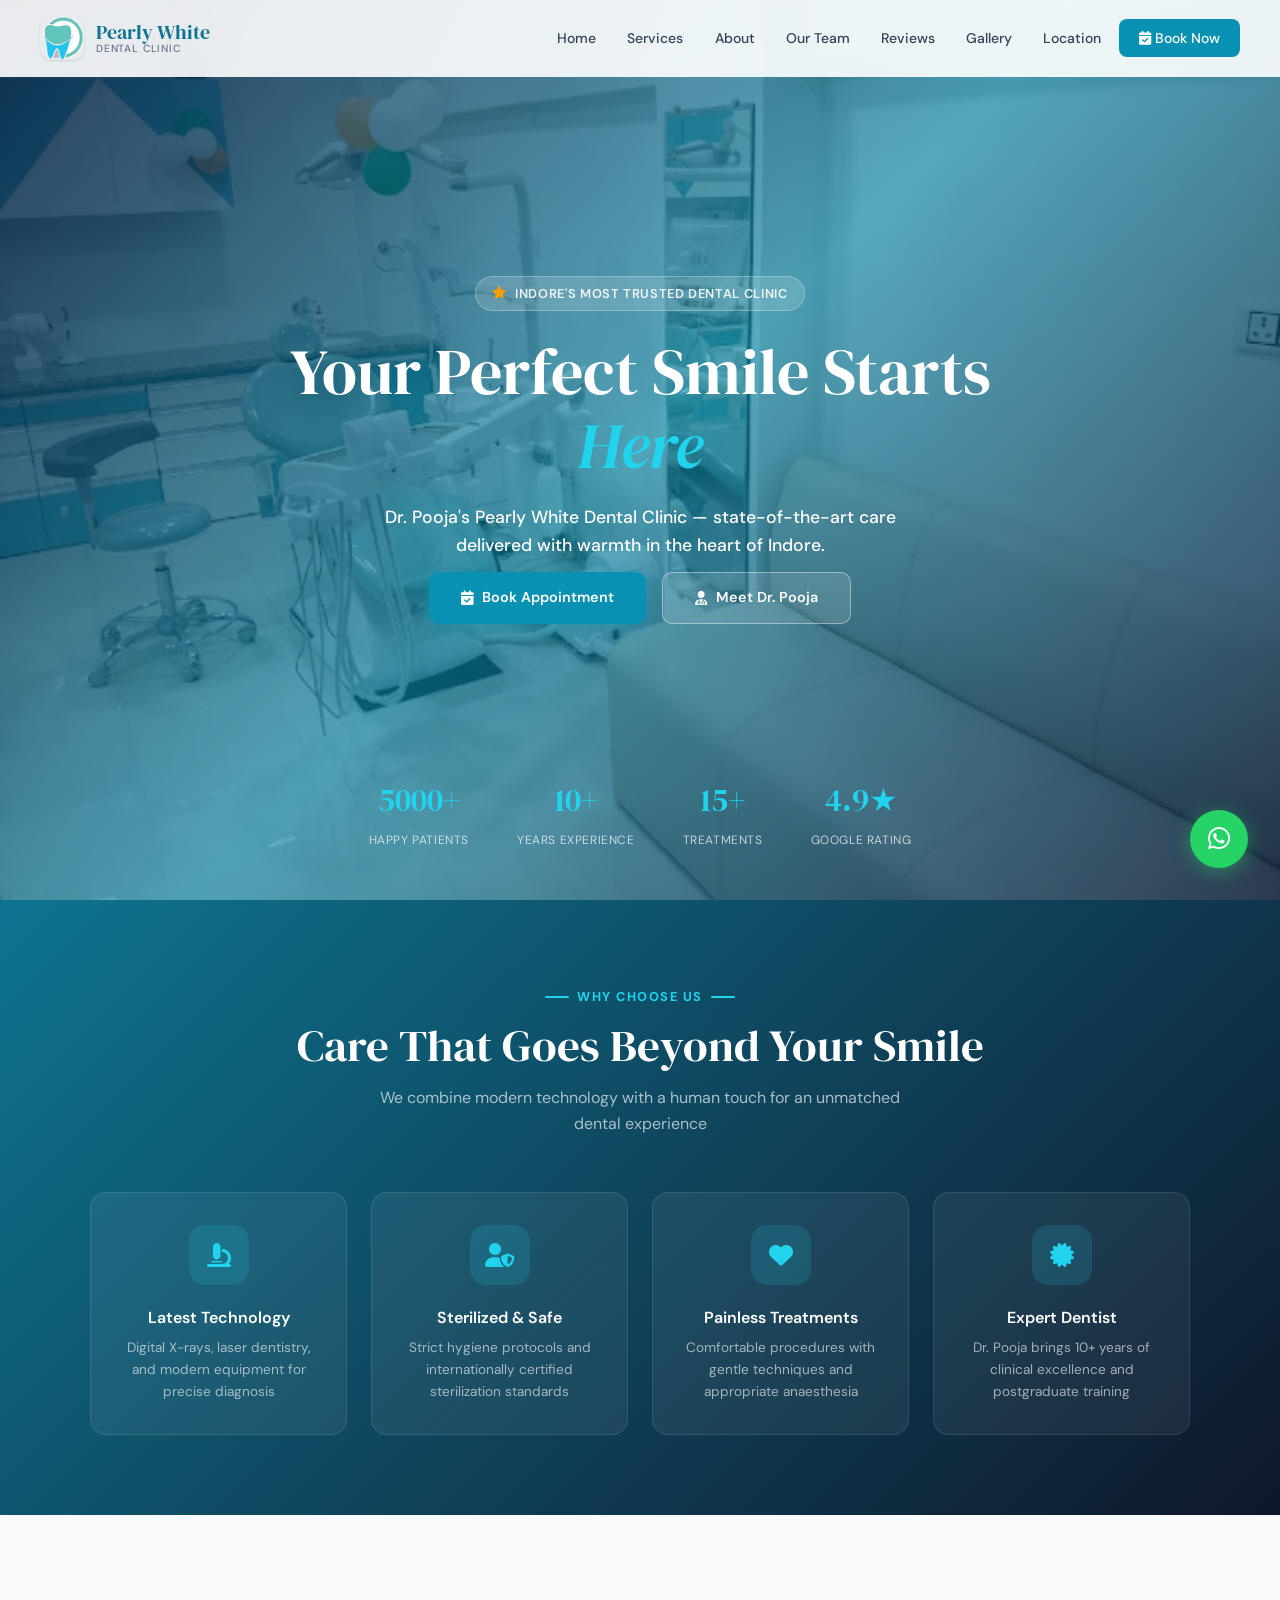
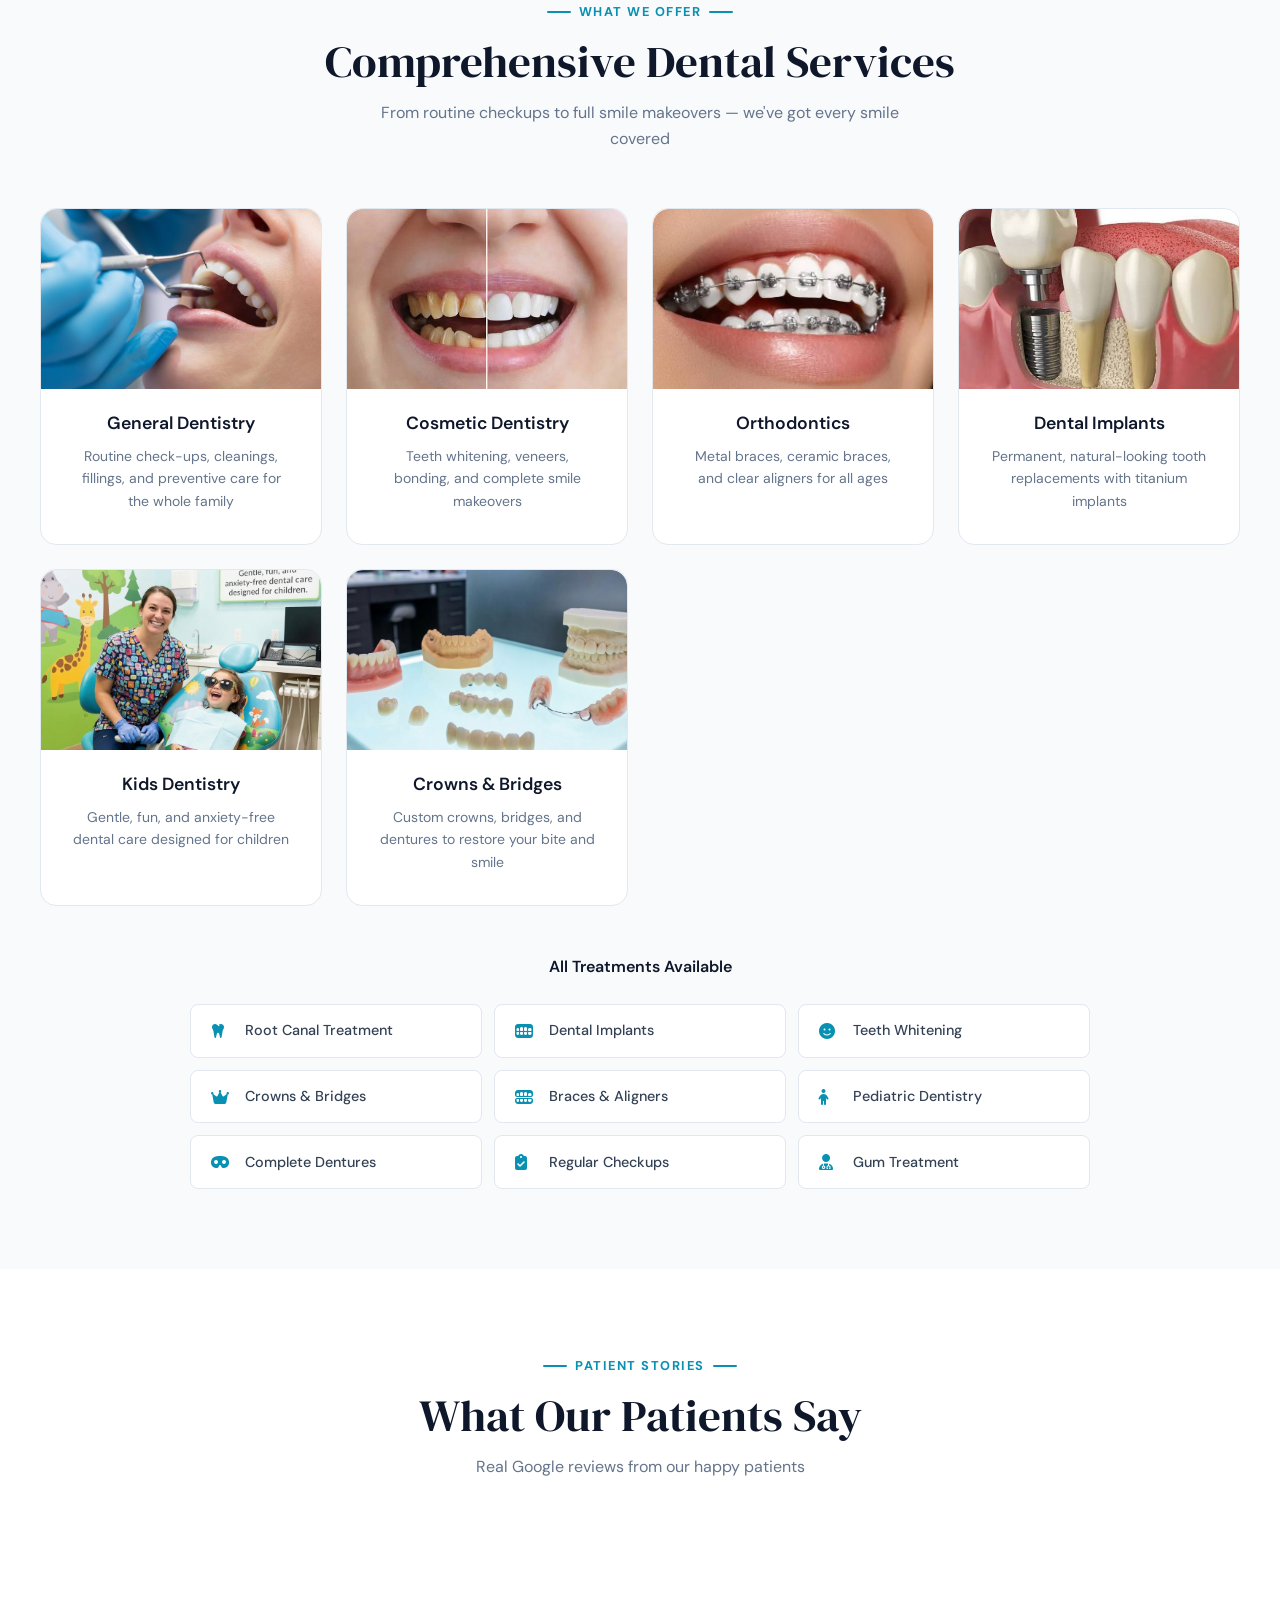
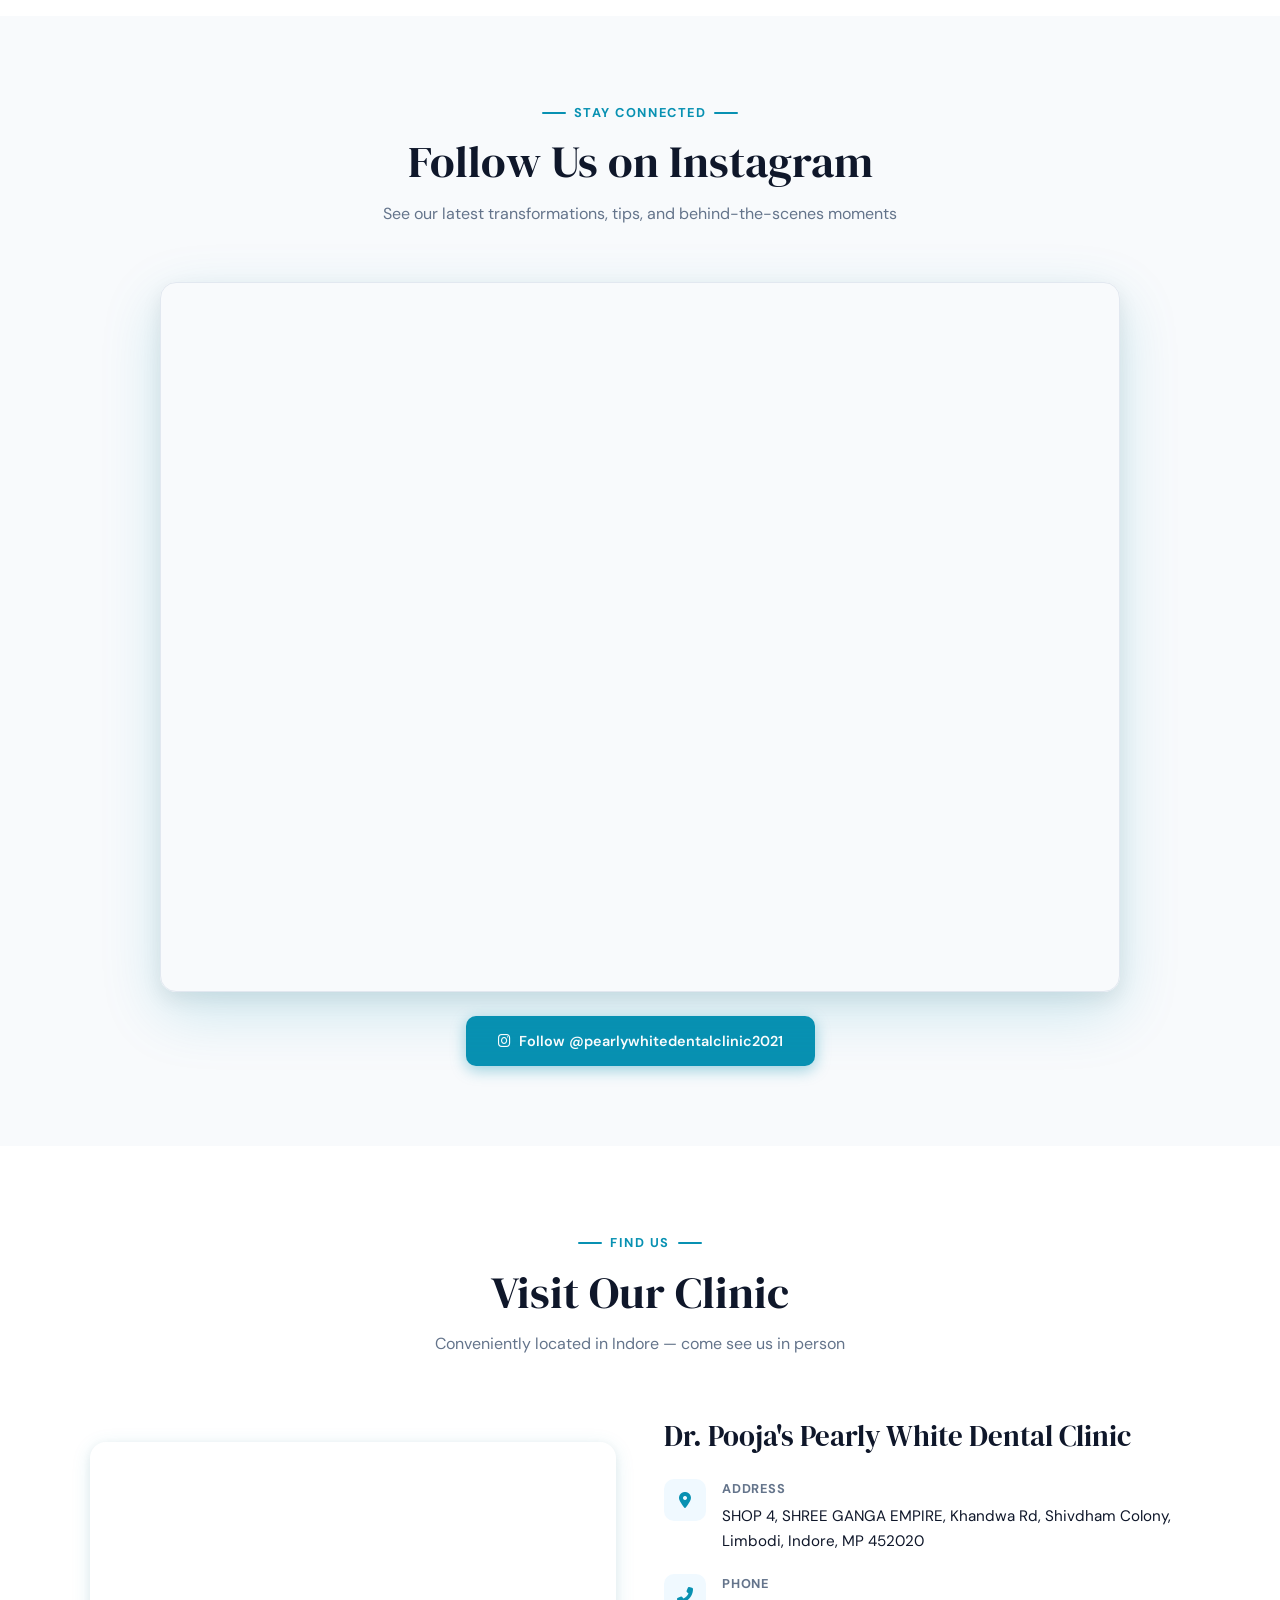
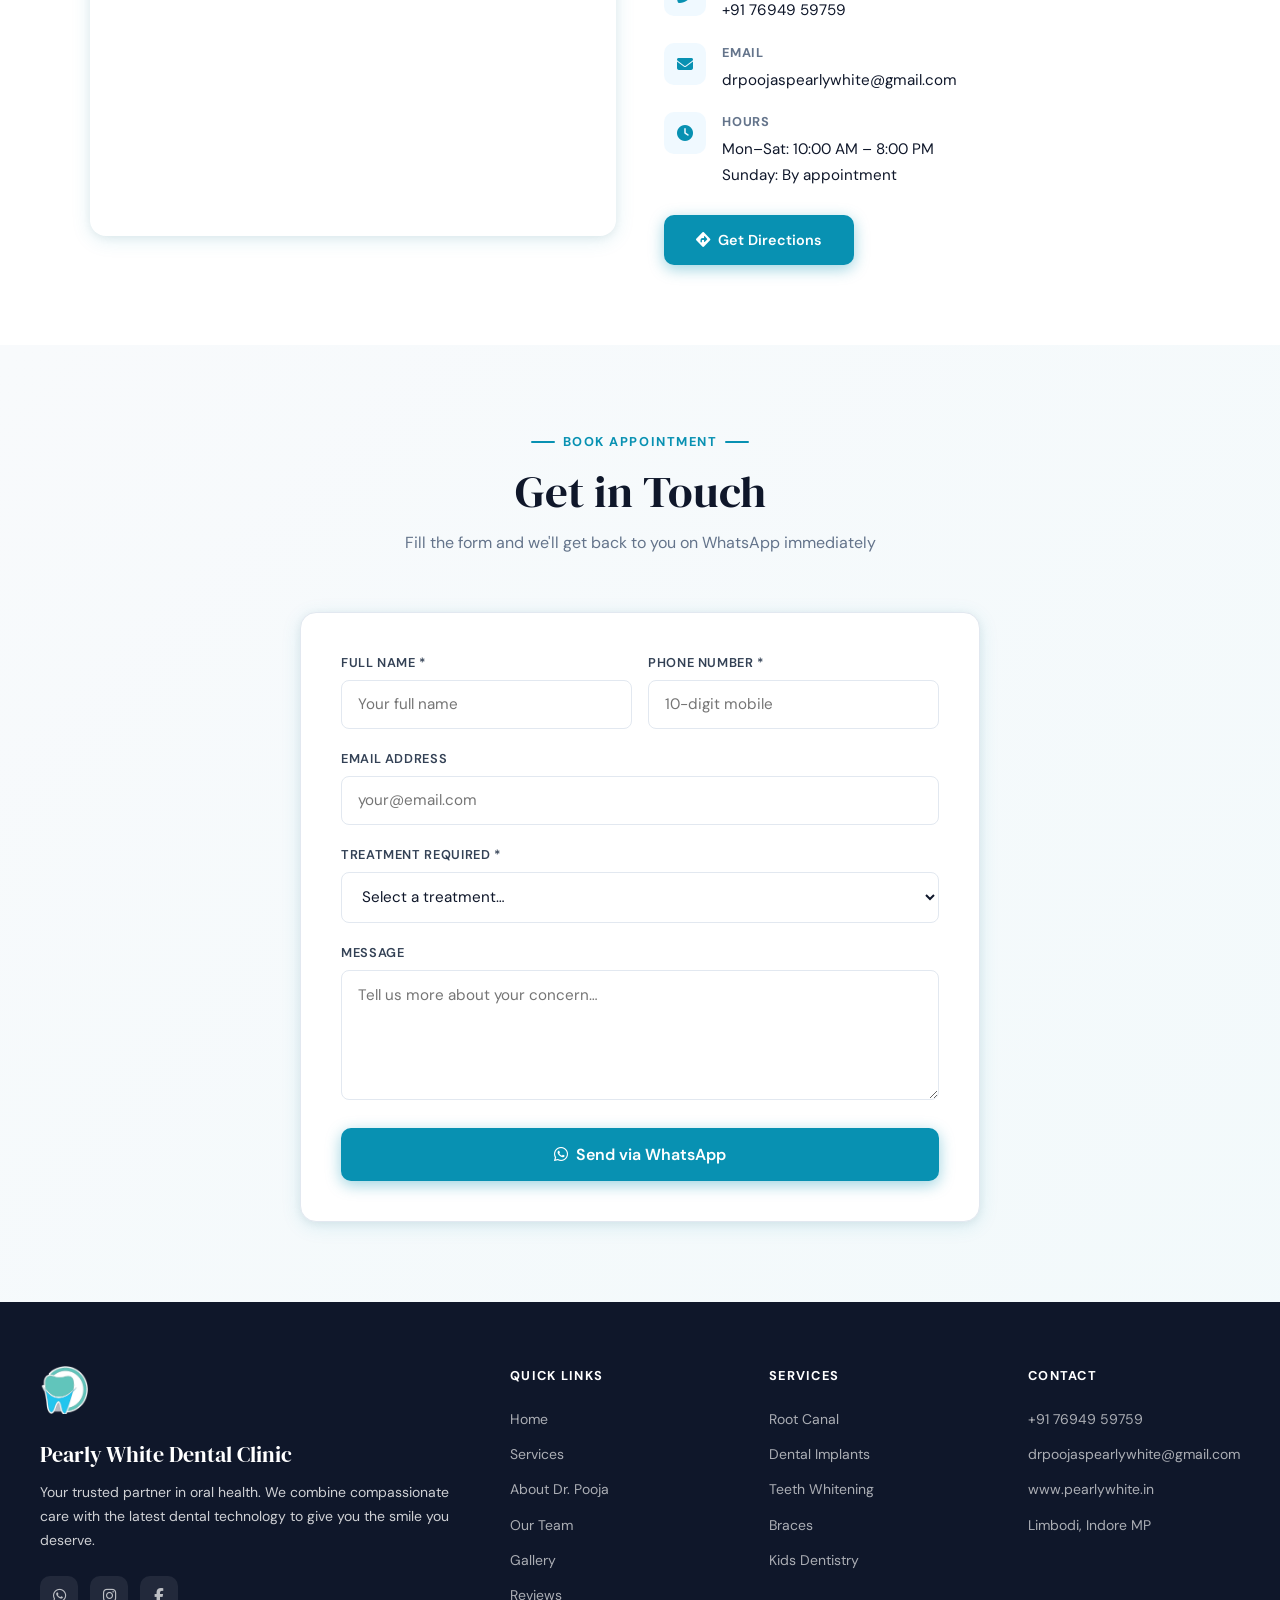
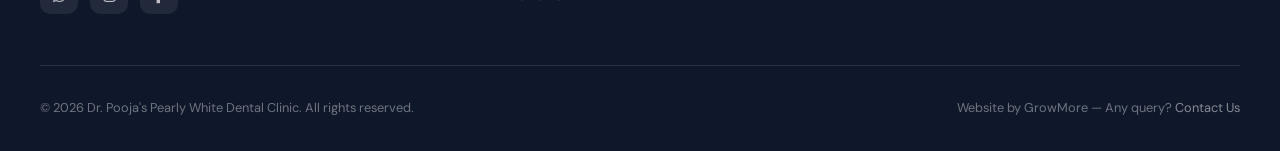
<file: index.html>
<!DOCTYPE html>
<html lang="en">
<head>
  <meta charset="UTF-8">
  <meta name="viewport" content="width=device-width, initial-scale=1.0">
  <title>Dr. Pooja's Pearly White Dental Clinic — Best Dentist in Indore</title>
  <link rel="icon" type="image/x-icon" href="logo.png">
  <meta name="description" content="Dr. Pooja's Pearly White Dental Clinic — Indore's most trusted dental care. Implants, braces, whitening, RCT, cosmetic dentistry & more.">
  <meta property="og:image" content="">
  <meta property="og:type" content="website">
  <meta name="theme-color" content="#0891b2">
  <link rel="stylesheet" href="style.css">
  <link rel="stylesheet" href="https://cdnjs.cloudflare.com/ajax/libs/font-awesome/6.4.0/css/all.min.css">
  <style>
    /* Page-specific extras */
    .why-us { background: linear-gradient(135deg, var(--primary-dark) 0%, #0f172a 100%); color: white; }
    .why-us .section-title h2 { color: white; }
    .why-us .section-title p { color: rgba(255,255,255,0.65); }
    .why-us .section-label { color: var(--primary-light); }
    .why-us .section-label::before,
    .why-us .section-label::after { background: var(--primary-light); }
    .why-grid {
      display: grid;
      grid-template-columns: repeat(auto-fit, minmax(220px, 1fr));
      gap: 1.5rem;
      max-width: 1100px;
      margin: 0 auto;
    }
    .why-card {
      background: rgba(255,255,255,0.06);
      border: 1px solid rgba(255,255,255,0.1);
      border-radius: var(--radius);
      padding: 2rem 1.5rem;
      text-align: center;
      transition: var(--transition);
    }
    .why-card:hover {
      background: rgba(255,255,255,0.1);
      transform: translateY(-5px);
    }
    .why-card-icon {
      width: 60px; height: 60px;
      border-radius: 16px;
      background: rgba(34,211,238,0.15);
      display: flex; align-items: center; justify-content: center;
      margin: 0 auto 1.25rem;
      font-size: 1.5rem;
      color: var(--primary-light);
    }
    .why-card h3 { font-size: 1rem; font-weight: 600; margin-bottom: 0.4rem; color: white; }
    .why-card p { font-size: 0.85rem; color: rgba(255,255,255,0.6); line-height: 1.6; }

    /* Treatments banner */
    .treatments-banner {
      background: var(--accent);
      border-radius: var(--radius);
      padding: 2.5rem;
      max-width: 900px;
      margin: 3rem auto 0;
      display: flex;
      align-items: center;
      gap: 2rem;
      flex-wrap: wrap;
    }
    .treatments-banner i { font-size: 2.5rem; color: var(--primary); }
    .treatments-banner h3 { font-size: 1.1rem; font-weight: 600; margin-bottom: 0.25rem; }
    .treatments-banner p { font-size: 0.875rem; color: var(--muted); }

    /* Google reviews badge */
    .google-badge {
      display: inline-flex;
      align-items: center;
      gap: 0.75rem;
      background: var(--white);
      border: 1px solid var(--border);
      border-radius: 12px;
      padding: 0.75rem 1.5rem;
      box-shadow: var(--shadow-sm);
      margin-top: 2rem;
    }
    .google-badge img { width: 24px; }
    .google-badge .g-stars { color: var(--gold); font-size: 0.875rem; }
    .google-badge .g-text { font-size: 0.875rem; color: var(--muted); }
    .google-badge strong { color: var(--dark); }
  </style>
</head>
<body>

<!-- NAVBAR -->
<nav class="navbar">
  <a href="index.html" class="navbar-brand">
    <img src="logo.png" alt="Pearly White Dental Clinic" class="brand-logo">
    <div class="brand-text">
      <span class="brand-name">Pearly White</span>
      <span class="brand-sub">Dental Clinic</span>
    </div>
  </a>
  <button class="menu-toggle" aria-label="Toggle menu">
    <i class="fas fa-bars"></i>
  </button>
  <ul class="nav-links">
    <li><a href="#home">Home</a></li>
    <li><a href="#services">Services</a></li>
    <li><a href="about.html">About</a></li>
    <li><a href="team.html">Our Team</a></li>
    <li><a href="#testimonials">Reviews</a></li>
    <li><a href="gallery.html">Gallery</a></li>
    <li><a href="#location">Location</a></li>
    <li class="nav-cta"><a href="#contact"><i class="fas fa-calendar-check"></i> Book Now</a></li>
  </ul>
</nav>

<!-- WHATSAPP FLOAT -->
<a href="https://wa.me/917694959759" target="_blank" class="whatsapp-float" aria-label="Chat on WhatsApp">
  <i class="fab fa-whatsapp"></i>
</a>

<!-- HERO -->
<section class="hero" id="home">
  <div class="hero-bg"></div>
  <div class="hero-overlay"></div>
  <div class="hero-content">
    <div class="hero-badge"><i class="fas fa-star"></i> Indore's Most Trusted Dental Clinic</div>
    <h1>Your Perfect Smile Starts <span>Here</span></h1>
    <p>Dr. Pooja's Pearly White Dental Clinic — state-of-the-art care delivered with warmth in the heart of Indore.</p>
    <div class="hero-actions">
      <a href="#contact" class="btn btn-primary"><i class="fas fa-calendar-check"></i> Book Appointment</a>
      <a href="about.html" class="btn btn-outline"><i class="fas fa-user-md"></i> Meet Dr. Pooja</a>
    </div>
  </div>
  <div class="hero-stats">
    <div class="stat-item">
      <span class="stat-num">5000+</span>
      <span class="stat-label">Happy Patients</span>
    </div>
    <div class="stat-item">
      <span class="stat-num">10+</span>
      <span class="stat-label">Years Experience</span>
    </div>
    <div class="stat-item">
      <span class="stat-num">15+</span>
      <span class="stat-label">Treatments</span>
    </div>
    <div class="stat-item">
      <span class="stat-num">4.9★</span>
      <span class="stat-label">Google Rating</span>
    </div>
  </div>
</section>

<!-- WHY US -->
<section class="why-us">
  <div class="section-title reveal">
    <div class="section-label"><span>Why Choose Us</span></div>
    <h2>Care That Goes Beyond Your Smile</h2>
    <p>We combine modern technology with a human touch for an unmatched dental experience</p>
  </div>
  <div class="why-grid">
    <div class="why-card reveal reveal-delay-1">
      <div class="why-card-icon"><i class="fas fa-microscope"></i></div>
      <h3>Latest Technology</h3>
      <p>Digital X-rays, laser dentistry, and modern equipment for precise diagnosis</p>
    </div>
    <div class="why-card reveal reveal-delay-2">
      <div class="why-card-icon"><i class="fas fa-user-shield"></i></div>
      <h3>Sterilized & Safe</h3>
      <p>Strict hygiene protocols and internationally certified sterilization standards</p>
    </div>
    <div class="why-card reveal reveal-delay-3">
      <div class="why-card-icon"><i class="fas fa-heart"></i></div>
      <h3>Painless Treatments</h3>
      <p>Comfortable procedures with gentle techniques and appropriate anaesthesia</p>
    </div>
    <div class="why-card reveal reveal-delay-4">
      <div class="why-card-icon"><i class="fas fa-certificate"></i></div>
      <h3>Expert Dentist</h3>
      <p>Dr. Pooja brings 10+ years of clinical excellence and postgraduate training</p>
    </div>
  </div>
</section>

<!-- SERVICES -->
<section class="services" id="services">
  <div class="section-title reveal">
    <div class="section-label"><span>What We Offer</span></div>
    <h2>Comprehensive Dental Services</h2>
    <p>From routine checkups to full smile makeovers — we've got every smile covered</p>
  </div>

 <div class="services-grid">
    <div class="service-card reveal reveal-delay-1">
      <div class="service-img-wrap">
  <img src="services_images/general.jpeg" alt="General Dentistry">
</div>
      <h3>General Dentistry</h3>
      <p>Routine check-ups, cleanings, fillings, and preventive care for the whole family</p>
    </div>
    <div class="service-card reveal reveal-delay-2">
        <div class="service-img-wrap">
  <img src="services_images/cosmetic.jpeg" alt="General Dentistry">
</div>

      <h3>Cosmetic Dentistry</h3>
      <p>Teeth whitening, veneers, bonding, and complete smile makeovers</p>
    </div>
    <div class="service-card reveal reveal-delay-3">
    <div class="service-img-wrap">
  <img src="services_images/orrthodontic.jpeg" alt="General Dentistry">
</div>
      <h3>Orthodontics</h3>
      <p>Metal braces, ceramic braces, and clear aligners for all ages</p>
    </div>
    <div class="service-card reveal reveal-delay-1">
      <div class="service-img-wrap">
      <img src="services_images/dental_implant.jpeg" alt="General Dentistry">
    </div>
     
      <h3>Dental Implants</h3>
      <p>Permanent, natural-looking tooth replacements with titanium implants</p>
    </div>
    <div class="service-card reveal reveal-delay-2">
      <div class="service-img-wrap">
  <img src="services_images/Kids_dentistrygentle_fun_and_anxietyfree_dental_ca_delpmaspu (1).png" alt="General Dentistry" height="150px" width="150px">
</div>
      <h3>Kids Dentistry</h3>
      <p>Gentle, fun, and anxiety-free dental care designed for children</p>
    </div>
    <div class="service-card reveal reveal-delay-3">
      <div class="service-img-wrap">
  <img src="services_images/Crowns__bridgescustom_crowns_bridges_and_dentures__delpmaspu (1).png" alt="General Dentistry" height="150px" width="150px">
</div>
      <h3>Crowns & Bridges</h3>
      <p>Custom crowns, bridges, and dentures to restore your bite and smile</p>
    </div>
  </div>

  <div class="services-list-wrap reveal">
    <div class="section-title" style="margin-bottom:1.5rem;">
      <p style="font-weight:600; color:var(--dark);">All Treatments Available</p>
    </div>
    <ul class="services-list-grid">
      <li><i class="fas fa-tooth"></i> Root Canal Treatment</li>
      <li><i class="fas fa-teeth"></i> Dental Implants</li>
      <li><i class="fas fa-smile"></i> Teeth Whitening</li>
      <li><i class="fas fa-crown"></i> Crowns &amp; Bridges</li>
      <li><i class="fas fa-teeth-open"></i> Braces &amp; Aligners</li>
      <li><i class="fas fa-child"></i> Pediatric Dentistry</li>
      <li><i class="fas fa-mask"></i> Complete Dentures</li>
      <li><i class="fas fa-clipboard-check"></i> Regular Checkups</li>
      <li><i class="fas fa-user-md"></i> Gum Treatment</li>
    </ul>
  </div>
</section>

<!-- TESTIMONIALS -->
<section class="testimonials" id="testimonials">
  <div class="section-title reveal">
    <div class="section-label"><span>Patient Stories</span></div>
    <h2>What Our Patients Say</h2>
    <p>Real Google reviews from our happy patients</p>
  </div>

  <!-- Elfsight Google Reviews Widget -->
  <div class="testimonials-container reveal" style="max-width:1100px; margin:0 auto;">
    <script src="https://elfsightcdn.com/platform.js" async></script>
    <div class="elfsight-app-c1e8204c-066c-4842-9b86-82fefaa7b642" data-elfsight-app-lazy></div>
  </div>
</section>

<!-- SOCIAL FEED -->
<section class="social-feed" id="social">
  <div class="section-title reveal">
    <div class="section-label"><span>Stay Connected</span></div>
    <h2>Follow Us on Instagram</h2>
    <p>See our latest transformations, tips, and behind-the-scenes moments</p>
  </div>
  <div class="instagram-wrapper reveal">
    <iframe
      src="https://www.instagram.com/pearlywhitedentalclinic2021/embed"
      width="100%" height="700" frameborder="0"
      scrolling="no" allowtransparency="true" loading="lazy">
    </iframe>
  </div>
  <div style="text-align:center; margin-top:1.5rem;">
    <a href="https://www.instagram.com/pearlywhitedentalclinic2021/" target="_blank" class="btn btn-primary" style="display:inline-flex;">
      <i class="fab fa-instagram"></i> Follow @pearlywhitedentalclinic2021
    </a>
  </div>
</section>

<!-- LOCATION -->
<section class="location" id="location">
  <div class="section-title reveal">
    <div class="section-label"><span>Find Us</span></div>
    <h2>Visit Our Clinic</h2>
    <p>Conveniently located in Indore — come see us in person</p>
  </div>
  <div class="location-inner">
    <div class="location-map reveal">
      <iframe
        src="https://www.google.com/maps/embed?pb=!1m18!1m12!1m3!1d3680.3281352401405!2d75.89066281744384!3d22.723969085105883!2m3!1f0!2f0!3f0!3m2!1i1024!2i768!4f13.1!3m3!1m2!1s0x3962fd0b7bdd0b6b%3A0x88b474fce06c8835!2sDr.%20Pooja%27s%20Pearly%20White%20Dental%20Clinic!5e0!3m2!1sen!2sin!4v1656789012345!5m2!1sen!2sin"
        allowfullscreen="" loading="lazy" referrerpolicy="no-referrer-when-downgrade">
      </iframe>
    </div>
    <div class="location-details reveal reveal-delay-2">
      <h3>Dr. Pooja's Pearly White Dental Clinic</h3>

      <div class="location-info-item">
        <div class="loc-icon"><i class="fas fa-map-marker-alt"></i></div>
        <div class="loc-text">
          <strong>Address</strong>
          <span>SHOP 4, SHREE GANGA EMPIRE, Khandwa Rd, Shivdham Colony, Limbodi, Indore, MP 452020</span>
        </div>
      </div>

      <div class="location-info-item">
        <div class="loc-icon"><i class="fas fa-phone-alt"></i></div>
        <div class="loc-text">
          <strong>Phone</strong>
          <a href="tel:+917694959759">+91 76949 59759</a>
        </div>
      </div>

      <div class="location-info-item">
        <div class="loc-icon"><i class="fas fa-envelope"></i></div>
        <div class="loc-text">
          <strong>Email</strong>
          <a href="mailto:drpoojaspearlywhite@gmail.com">drpoojaspearlywhite@gmail.com</a>
        </div>
      </div>

      <div class="location-info-item">
        <div class="loc-icon"><i class="fas fa-clock"></i></div>
        <div class="loc-text">
          <strong>Hours</strong>
          <span>Mon–Sat: 10:00 AM – 8:00 PM<br>Sunday: By appointment</span>
        </div>
      </div>

      <a href="https://g.co/kgs/pdY1FhG" target="_blank" class="btn btn-primary" style="margin-top:0.5rem;">
        <i class="fas fa-directions"></i> Get Directions
      </a>
    </div>
  </div>
</section>

<!-- CONTACT -->
<section class="contact-section" id="contact">
  <div class="section-title reveal">
    <div class="section-label"><span>Book Appointment</span></div>
    <h2>Get in Touch</h2>
    <p>Fill the form and we'll get back to you on WhatsApp immediately</p>
  </div>
  <div class="contact-inner reveal">
    <div class="contact-card">
      <form id="inquiryForm" onsubmit="return handleSubmit(event)" novalidate>
        <div class="form-row">
          <div class="form-group">
            <label for="name">Full Name *</label>
            <input type="text" id="name" name="name" placeholder="Your full name" required>
          </div>
          <div class="form-group">
            <label for="phone">Phone Number *</label>
            <input type="tel" id="phone" name="phone" placeholder="10-digit mobile" required maxlength="10">
          </div>
        </div>
        <div class="form-group">
          <label for="email">Email Address</label>
          <input type="email" id="email" name="email" placeholder="your@email.com">
        </div>
        <div class="form-group">
          <label for="service">Treatment Required *</label>
          <select id="service" name="service" required>
            <option value="">Select a treatment…</option>
            <option>General Checkup</option>
            <option>Root Canal Treatment</option>
            <option>Dental Implants</option>
            <option>Teeth Whitening</option>
            <option>Braces / Aligners</option>
            <option>Dental Crowns &amp; Bridges</option>
            <option>Kids Dentistry</option>
            <option>Complete Dentures</option>
            <option>Other</option>
          </select>
        </div>
        <div class="form-group">
          <label for="message">Message</label>
          <textarea id="message" name="message" placeholder="Tell us more about your concern…"></textarea>
        </div>
        <button type="submit" class="btn btn-primary" style="width:100%; justify-content:center; font-size:1rem; padding:1rem;">
          <i class="fab fa-whatsapp"></i> Send via WhatsApp
        </button>
      </form>
    </div>
  </div>
</section>

<!-- FOOTER -->
<footer>
  <div class="footer-inner">
    <div class="footer-brand">
      <img src="logo.png" alt="Pearly White">
      <h3>Pearly White Dental Clinic</h3>
      <p>Your trusted partner in oral health. We combine compassionate care with the latest dental technology to give you the smile you deserve.</p>
      <div class="footer-social">
        <a href="https://wa.me/917694959759" target="_blank" aria-label="WhatsApp"><i class="fab fa-whatsapp"></i></a>
        <a href="https://www.instagram.com/pearlywhitedentalclinic2021/" target="_blank" aria-label="Instagram"><i class="fab fa-instagram"></i></a>
        <a href="https://www.facebook.com" target="_blank" aria-label="Facebook"><i class="fab fa-facebook-f"></i></a>
      </div>
    </div>
    <div class="footer-col">
      <h4>Quick Links</h4>
      <ul>
        <li><a href="#home">Home</a></li>
        <li><a href="#services">Services</a></li>
        <li><a href="about.html">About Dr. Pooja</a></li>
        <li><a href="team.html">Our Team</a></li>
        <li><a href="gallery.html">Gallery</a></li>
        <li><a href="#testimonials">Reviews</a></li>
      </ul>
    </div>
    <div class="footer-col">
      <h4>Services</h4>
      <ul>
        <li><a href="#services">Root Canal</a></li>
        <li><a href="#services">Dental Implants</a></li>
        <li><a href="#services">Teeth Whitening</a></li>
        <li><a href="#services">Braces</a></li>
        <li><a href="#services">Kids Dentistry</a></li>
      </ul>
    </div>
    <div class="footer-col">
      <h4>Contact</h4>
      <ul>
        <li><a href="tel:+917694959759">+91 76949 59759</a></li>
        <li><a href="mailto:drpoojaspearlywhite@gmail.com">drpoojaspearlywhite@gmail.com</a></li>
        <li><a href="https://www.pearlywhite.in">www.pearlywhite.in</a></li>
        <li><a href="#location">Limbodi, Indore MP</a></li>
      </ul>
    </div>
  </div>
  <div class="footer-bottom">
    <span>© 2026 Dr. Pooja's Pearly White Dental Clinic. All rights reserved.</span>
    <span>Website by GrowMore — Any query? <a href="https://wa.me/919098350633" target="_blank">Contact Us</a></span>
  </div>
</footer>

<script src="main.js"></script>
</body>
</html>
</file>
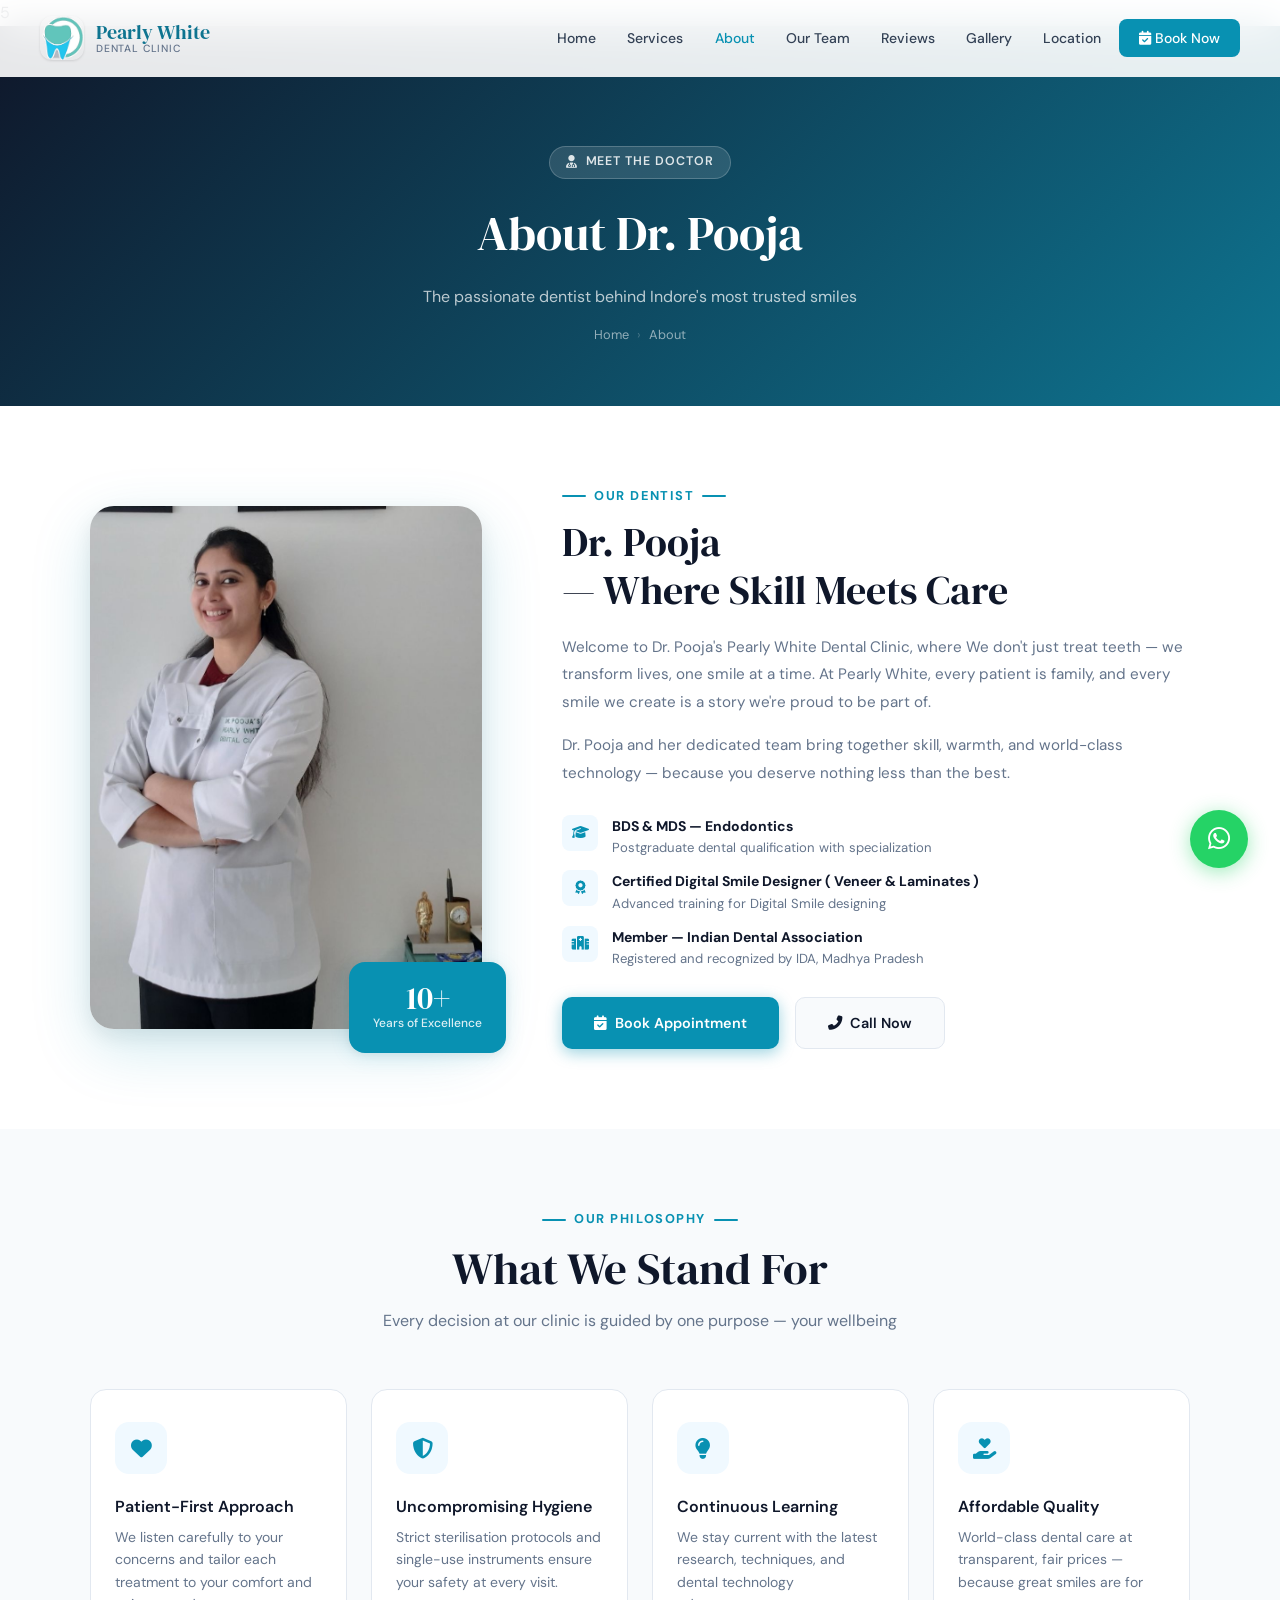
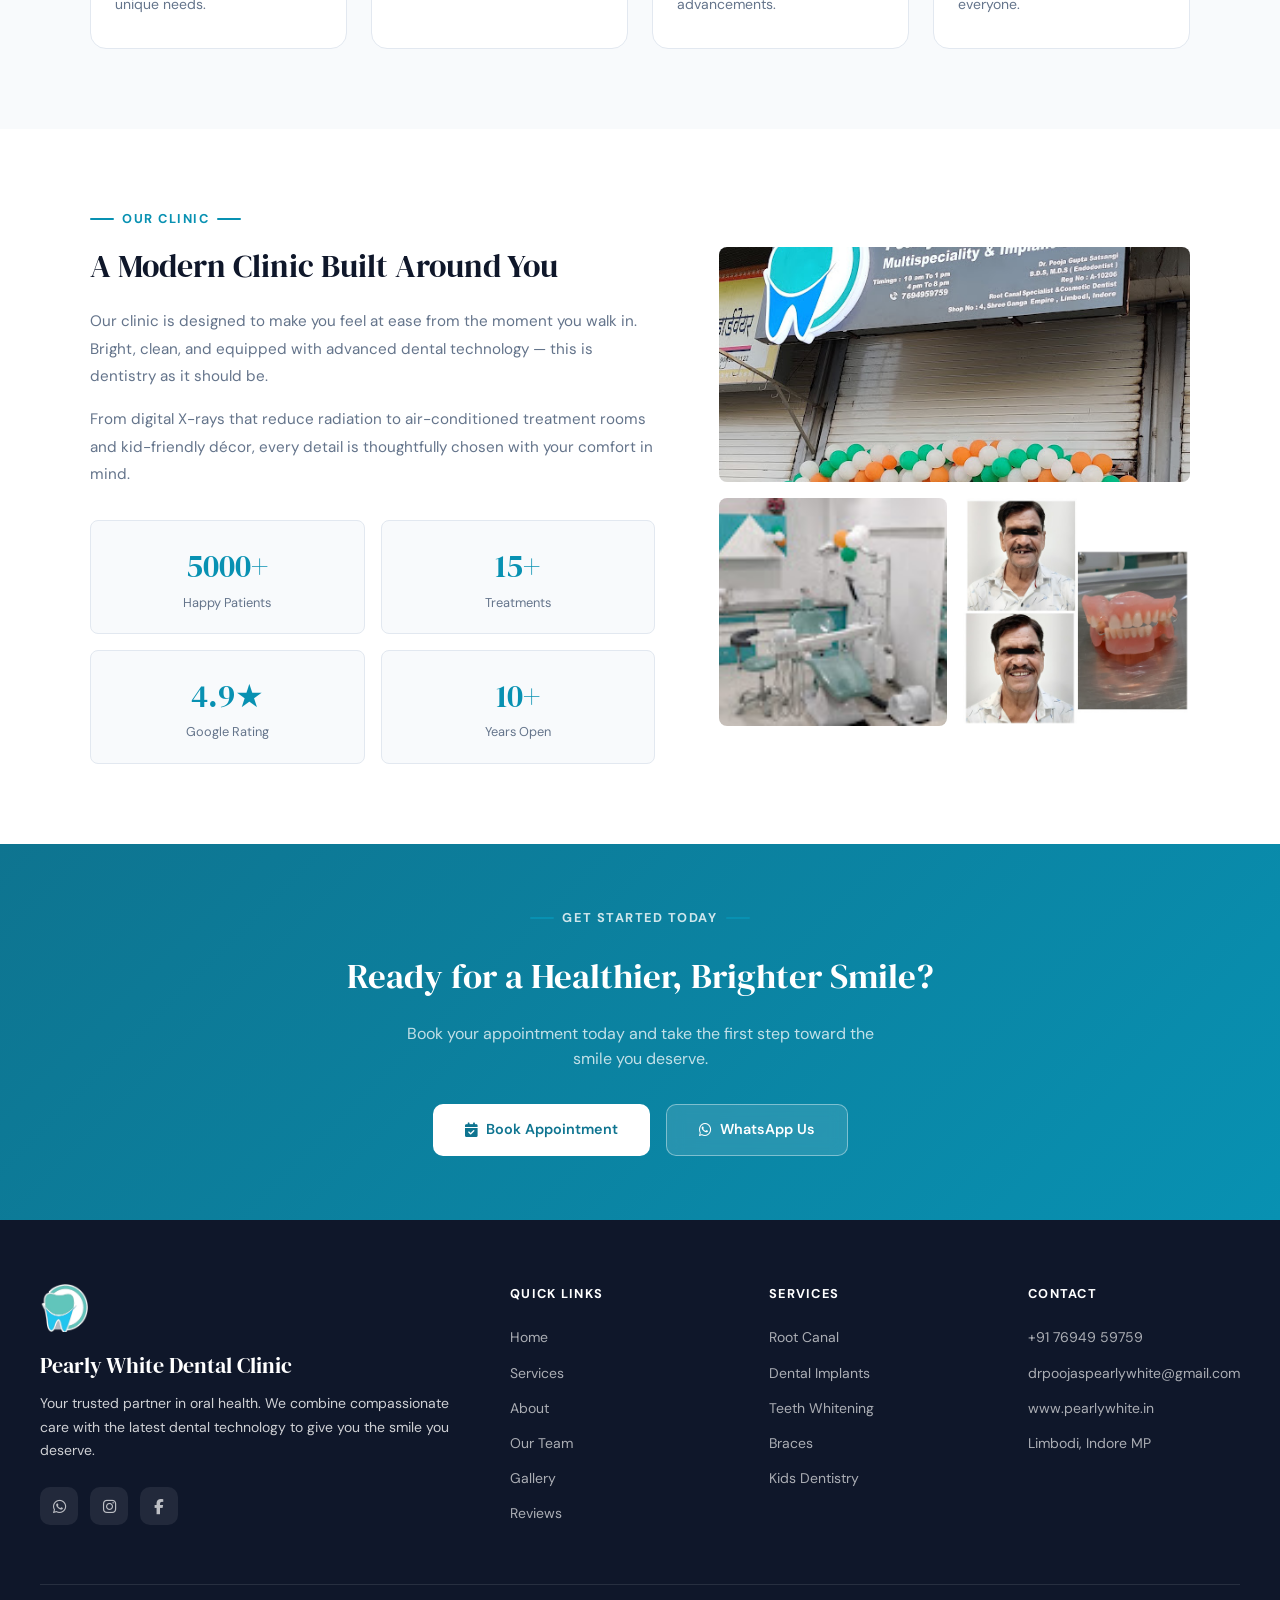
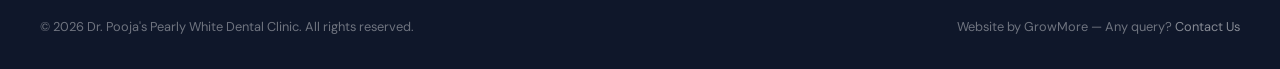
<file: about.html>
5<!DOCTYPE html>
<html lang="en">
<head>
  <meta charset="UTF-8">
  <meta name="viewport" content="width=device-width, initial-scale=1.0">
  <title>About Dr. Pooja — Pearly White Dental Clinic Indore</title>
  <link rel="icon" type="image/x-icon" href="logo.png">
  <meta name="description" content="Meet Dr. Pooja — founder and lead dentist at Pearly White Dental Clinic, Indore. Learn about her qualifications, philosophy, and commitment to your smile.">
  <meta name="theme-color" content="#0891b2">
  <link rel="stylesheet" href="style.css">
  <link rel="stylesheet" href="https://cdnjs.cloudflare.com/ajax/libs/font-awesome/6.4.0/css/all.min.css">
  <style>
    /* About-specific */
    .about-intro {
      background: var(--white);
    }
    .about-grid {
      display: grid;
      grid-template-columns: 1fr 1.6fr;
      gap: 5rem;
      align-items: center;
      max-width: 1100px;
      margin: 0 auto;
    }
    .about-img-wrap {
      position: relative;
    }
    .about-img-frame {
      border-radius: 24px;
      overflow: hidden;
      box-shadow: var(--shadow-lg);
      aspect-ratio: 3/4;
    }
    .about-img-frame img {
      width: 100%;
      height: 100%;
      object-fit: cover;
      display: block;
    }
    .about-badge-float {
      position: absolute;
      bottom: -1.5rem;
      right: -1.5rem;
      background: var(--primary);
      color: white;
      padding: 1.25rem 1.5rem;
      border-radius: 16px;
      text-align: center;
      box-shadow: var(--shadow-md);
    }
    .about-badge-float .num {
      font-family: 'DM Serif Display', serif;
      font-size: 2rem;
      display: block;
      line-height: 1;
    }
    .about-badge-float .lbl {
      font-size: 0.75rem;
      opacity: 0.85;
      font-weight: 500;
    }
    .about-text .section-label { justify-content: flex-start; }
    .about-text h2 {
      font-family: 'DM Serif Display', serif;
      font-size: clamp(1.8rem, 3.5vw, 2.5rem);
      color: var(--dark);
      font-weight: 400;
      line-height: 1.2;
      margin-bottom: 1.25rem;
    }
    .about-text p {
      color: var(--muted);
      line-height: 1.8;
      margin-bottom: 1rem;
      font-size: 0.95rem;
    }
    .about-creds {
      display: flex;
      flex-direction: column;
      gap: 0.75rem;
      margin: 1.75rem 0;
    }
    .cred-item {
      display: flex;
      align-items: flex-start;
      gap: 0.85rem;
    }
    .cred-icon {
      width: 36px;
      height: 36px;
      background: var(--accent);
      border-radius: 8px;
      display: flex;
      align-items: center;
      justify-content: center;
      color: var(--primary);
      font-size: 0.85rem;
      flex-shrink: 0;
    }
    .cred-item strong { display: block; font-size: 0.875rem; color: var(--dark); }
    .cred-item span { font-size: 0.82rem; color: var(--muted); }

    /* Values */
    .values { background: var(--light); }
    .values-grid {
      display: grid;
      grid-template-columns: repeat(auto-fit, minmax(220px, 1fr));
      gap: 1.5rem;
      max-width: 1100px;
      margin: 0 auto;
    }
    .value-card {
      background: var(--white);
      border: 1px solid var(--border);
      border-radius: var(--radius);
      padding: 2rem 1.5rem;
      transition: var(--transition);
    }
    .value-card:hover {
      box-shadow: var(--shadow-md);
      transform: translateY(-5px);
      border-color: rgba(8,145,178,0.2);
    }
    .value-icon {
      width: 52px; height: 52px;
      background: var(--accent);
      border-radius: 14px;
      display: flex; align-items: center; justify-content: center;
      color: var(--primary);
      font-size: 1.3rem;
      margin-bottom: 1.25rem;
      transition: var(--transition);
    }
    .value-card:hover .value-icon {
      background: var(--primary);
      color: white;
    }
    .value-card h3 { font-size: 1rem; font-weight: 600; margin-bottom: 0.4rem; }
    .value-card p { font-size: 0.875rem; color: var(--muted); line-height: 1.6; }

    /* Team / Dr card */
    .clinic-section { background: var(--white); }
    .clinic-inner {
      max-width: 1100px;
      margin: 0 auto;
      display: grid;
      grid-template-columns: 1.2fr 1fr;
      gap: 4rem;
      align-items: center;
    }
    .clinic-text h2 {
      font-family: 'DM Serif Display', serif;
      font-size: 2rem;
      font-weight: 400;
      margin-bottom: 1rem;
    }
    .clinic-text p {
      color: var(--muted);
      line-height: 1.8;
      font-size: 0.95rem;
      margin-bottom: 1rem;
    }
    .stats-row {
      display: grid;
      grid-template-columns: repeat(2, 1fr);
      gap: 1rem;
      margin-top: 2rem;
    }
    .stat-box {
      background: var(--light);
      border: 1px solid var(--border);
      border-radius: var(--radius-sm);
      padding: 1.25rem;
      text-align: center;
    }
    .stat-box .n {
      font-family: 'DM Serif Display', serif;
      font-size: 2rem;
      color: var(--primary);
      display: block;
    }
    .stat-box .l { font-size: 0.8rem; color: var(--muted); }
    .clinic-img-col {
      display: grid;
      grid-template-columns: 1fr 1fr;
      gap: 1rem;
    }
    .clinic-img-col img {
      width: 100%;
      border-radius: var(--radius-sm);
      object-fit: cover;
      aspect-ratio: 1;
    }
    .clinic-img-col img:first-child {
      grid-column: span 2;
      aspect-ratio: 2/1;
    }

    @media (max-width: 900px) {
      .about-grid { grid-template-columns: 1fr; }
      .about-img-wrap { max-width: 400px; margin: 0 auto; }
      .about-text .section-label { justify-content: center; }
      .about-text { text-align: center; }
      .about-creds { align-items: flex-start; text-align: left; }
      .clinic-inner { grid-template-columns: 1fr; }
    }
  </style>
</head>
<body>

<!-- NAVBAR -->
<nav class="navbar">
  <a href="index.html" class="navbar-brand">
    <img src="logo.png" alt="Pearly White" class="brand-logo">
    <div class="brand-text">
      <span class="brand-name">Pearly White</span>
      <span class="brand-sub">Dental Clinic</span>
    </div>
  </a>
  <button class="menu-toggle" aria-label="Toggle menu">
    <i class="fas fa-bars"></i>
  </button>
  <ul class="nav-links">
    <li><a href="index.html">Home</a></li>
    <li><a href="index.html#services">Services</a></li>
    <li><a href="about.html" style="color:var(--primary);">About</a></li>
    <li><a href="team.html">Our Team</a></li>
    <li><a href="index.html#testimonials">Reviews</a></li>
    <li><a href="gallery.html">Gallery</a></li>
    <li><a href="index.html#location">Location</a></li>
    <li class="nav-cta"><a href="index.html#contact"><i class="fas fa-calendar-check"></i> Book Now</a></li>
  </ul>
</nav>

<!-- WHATSAPP -->
<a href="https://wa.me/917694959759" target="_blank" class="whatsapp-float" aria-label="WhatsApp">
  <i class="fab fa-whatsapp"></i>
</a>

<!-- PAGE HERO -->
<div class="page-hero">
  <div class="page-hero-badge"><i class="fas fa-user-md"></i> Meet the Doctor</div>
  <h1>About Dr. Pooja</h1>
  <p>The passionate dentist behind Indore's most trusted smiles</p>
  <nav class="breadcrumb">
    <a href="index.html">Home</a>
    <span class="sep">›</span>
    <span>About</span>
  </nav>
</div>

<!-- ABOUT INTRO -->
<section class="about-intro">
  <div class="about-grid">
    <div class="about-img-wrap reveal">
      <div class="about-img-frame">
        <img src="dr-pooja.jpg" alt="Dr. Pooja — Pearly White Dental Clinic Indore" loading="lazy">
      </div>
      <div class="about-badge-float">
        <span class="num">10+</span>
        <span class="lbl">Years of Excellence</span>
      </div>
    </div>

    <div class="about-text reveal reveal-delay-2">
      <div class="section-label"><span>Our Dentist</span></div>
      <h2>Dr. Pooja<br>— Where Skill Meets Care</h2>
      <p>Welcome to Dr. Pooja's Pearly White Dental Clinic, where We don't just treat teeth — we transform lives, one smile at a time. At Pearly White, every patient is family, and every smile we create is a story we're proud to be part of.</p>
      <p>Dr. Pooja and her dedicated team bring together skill, warmth, and world-class technology — because you deserve nothing less than the best.</p>

      <div class="about-creds">
        <div class="cred-item">
          <div class="cred-icon"><i class="fas fa-graduation-cap"></i></div>
          <div>
            <strong>BDS &amp; MDS — Endodontics</strong>
            <span>Postgraduate dental qualification with specialization</span>
          </div>
        </div>
        <div class="cred-item">
          <div class="cred-icon"><i class="fas fa-award"></i></div>
          <div>
            <strong>Certified Digital Smile Designer ( Veneer & Laminates )</strong>
            <span>Advanced training for Digital Smile designing</span>
          </div>
        </div>
      
        <div class="cred-item">
          <div class="cred-icon"><i class="fas fa-hospital"></i></div>
          <div>
            <strong>Member — Indian Dental Association</strong>
            <span>Registered and recognized by IDA, Madhya Pradesh</span>
          </div>
        </div>
      </div>

      <div style="display:flex; gap:1rem; flex-wrap:wrap;">
        <a href="index.html#contact" class="btn btn-primary"><i class="fas fa-calendar-check"></i> Book Appointment</a>
        <a href="tel:+917694959759" class="btn" style="background:var(--light); color:var(--dark); border:1.5px solid var(--border);"><i class="fas fa-phone-alt"></i> Call Now</a>
      </div>
    </div>
  </div>
</section>

<!-- VALUES -->
<section class="values">
  <div class="section-title reveal">
    <div class="section-label"><span>Our Philosophy</span></div>
    <h2>What We Stand For</h2>
    <p>Every decision at our clinic is guided by one purpose — your wellbeing</p>
  </div>
  <div class="values-grid">
    <div class="value-card reveal reveal-delay-1">
      <div class="value-icon"><i class="fas fa-heart"></i></div>
      <h3>Patient-First Approach</h3>
      <p>We listen carefully to your concerns and tailor each treatment to your comfort and unique needs.</p>
    </div>
    <div class="value-card reveal reveal-delay-2">
      <div class="value-icon"><i class="fas fa-shield-alt"></i></div>
      <h3>Uncompromising Hygiene</h3>
      <p>Strict sterilisation protocols and single-use instruments ensure your safety at every visit.</p>
    </div>
    <div class="value-card reveal reveal-delay-3">
      <div class="value-icon"><i class="fas fa-lightbulb"></i></div>
      <h3>Continuous Learning</h3>
      <p>We stay current with the latest research, techniques, and dental technology advancements.</p>
    </div>
    <div class="value-card reveal reveal-delay-4">
      <div class="value-icon"><i class="fas fa-hand-holding-heart"></i></div>
      <h3>Affordable Quality</h3>
      <p>World-class dental care at transparent, fair prices — because great smiles are for everyone.</p>
    </div>
  </div>
</section>

<!-- CLINIC SECTION -->
<section class="clinic-section">
  <div class="clinic-inner">
    <div class="clinic-text reveal">
      <div class="section-label"><span>Our Clinic</span></div>
      <h2>A Modern Clinic Built Around You</h2>
      <p>Our clinic is designed to make you feel at ease from the moment you walk in. Bright, clean, and equipped with advanced dental technology — this is dentistry as it should be.</p>
      <p>From digital X-rays that reduce radiation to air-conditioned treatment rooms and kid-friendly décor, every detail is thoughtfully chosen with your comfort in mind.</p>

      <div class="stats-row">
        <div class="stat-box">
          <span class="n">5000+</span>
          <span class="l">Happy Patients</span>
        </div>
        <div class="stat-box">
          <span class="n">15+</span>
          <span class="l">Treatments</span>
        </div>
        <div class="stat-box">
          <span class="n">4.9★</span>
          <span class="l">Google Rating</span>
        </div>
        <div class="stat-box">
          <span class="n">10+</span>
          <span class="l">Years Open</span>
        </div>
      </div>
    </div>

    <div class="clinic-img-col reveal reveal-delay-2">
      <img src="banner1.jpg" alt="Pearly White Dental Clinic Interior" loading="lazy">
      <img src="banner2.jpg" alt="Clinic Treatment Room" loading="lazy">
      <img src="banner3.jpg" alt="Dental Equipment" loading="lazy">
    </div>
  </div>
</section>

<!-- CTA STRIP -->
<section style="background: linear-gradient(135deg, var(--primary-dark), var(--primary)); padding: 4rem 2rem; text-align:center; color:white;">
  <div class="section-label" style="justify-content:center; color:rgba(255,255,255,0.8);">
    <span>Get Started Today</span>
  </div>
  <h2 style="font-family:'DM Serif Display',serif; font-size:2.2rem; font-weight:400; margin: 0.5rem 0 1rem;" class="reveal">
    Ready for a Healthier, Brighter Smile?
  </h2>
  <p style="color:rgba(255,255,255,0.75); max-width:480px; margin:0 auto 2rem;" class="reveal">
    Book your appointment today and take the first step toward the smile you deserve.
  </p>
  <div class="reveal" style="display:flex; gap:1rem; justify-content:center; flex-wrap:wrap;">
    <a href="index.html#contact" class="btn" style="background:white; color:var(--primary-dark);">
      <i class="fas fa-calendar-check"></i> Book Appointment
    </a>
    <a href="https://wa.me/917694959759" target="_blank" class="btn btn-outline">
      <i class="fab fa-whatsapp"></i> WhatsApp Us
    </a>
  </div>
</section>

<!-- FOOTER -->
<footer>
  <div class="footer-inner">
    <div class="footer-brand">
      <img src="logo.png" alt="Pearly White">
      <h3>Pearly White Dental Clinic</h3>
      <p>Your trusted partner in oral health. We combine compassionate care with the latest dental technology to give you the smile you deserve.</p>
      <div class="footer-social">
        <a href="https://wa.me/917694959759" target="_blank"><i class="fab fa-whatsapp"></i></a>
        <a href="https://www.instagram.com/pearlywhitedentalclinic2021/" target="_blank"><i class="fab fa-instagram"></i></a>
        <a href="https://www.facebook.com" target="_blank"><i class="fab fa-facebook-f"></i></a>
      </div>
    </div>
    <div class="footer-col">
      <h4>Quick Links</h4>
      <ul>
        <li><a href="index.html">Home</a></li>
        <li><a href="index.html#services">Services</a></li>
        <li><a href="about.html">About</a></li>
        <li><a href="team.html">Our Team</a></li>
        <li><a href="gallery.html">Gallery</a></li>
        <li><a href="index.html#testimonials">Reviews</a></li>
      </ul>
    </div>
    <div class="footer-col">
      <h4>Services</h4>
      <ul>
        <li><a href="index.html#services">Root Canal</a></li>
        <li><a href="index.html#services">Dental Implants</a></li>
        <li><a href="index.html#services">Teeth Whitening</a></li>
        <li><a href="index.html#services">Braces</a></li>
        <li><a href="index.html#services">Kids Dentistry</a></li>
      </ul>
    </div>
    <div class="footer-col">
      <h4>Contact</h4>
      <ul>
        <li><a href="tel:+917694959759">+91 76949 59759</a></li>
        <li><a href="mailto:drpoojaspearlywhite@gmail.com">drpoojaspearlywhite@gmail.com</a></li>
        <li><a href="https://www.pearlywhite.in">www.pearlywhite.in</a></li>
        <li><a href="index.html#location">Limbodi, Indore MP</a></li>
      </ul>
    </div>
  </div>
  <div class="footer-bottom">
    <span>© 2026 Dr. Pooja's Pearly White Dental Clinic. All rights reserved.</span>
    <span>Website by GrowMore — Any query? <a href="https://wa.me/919098350633" target="_blank">Contact Us</a></span>
  </div>
</footer>

<script src="main.js"></script>
</body>
</html>
</file>
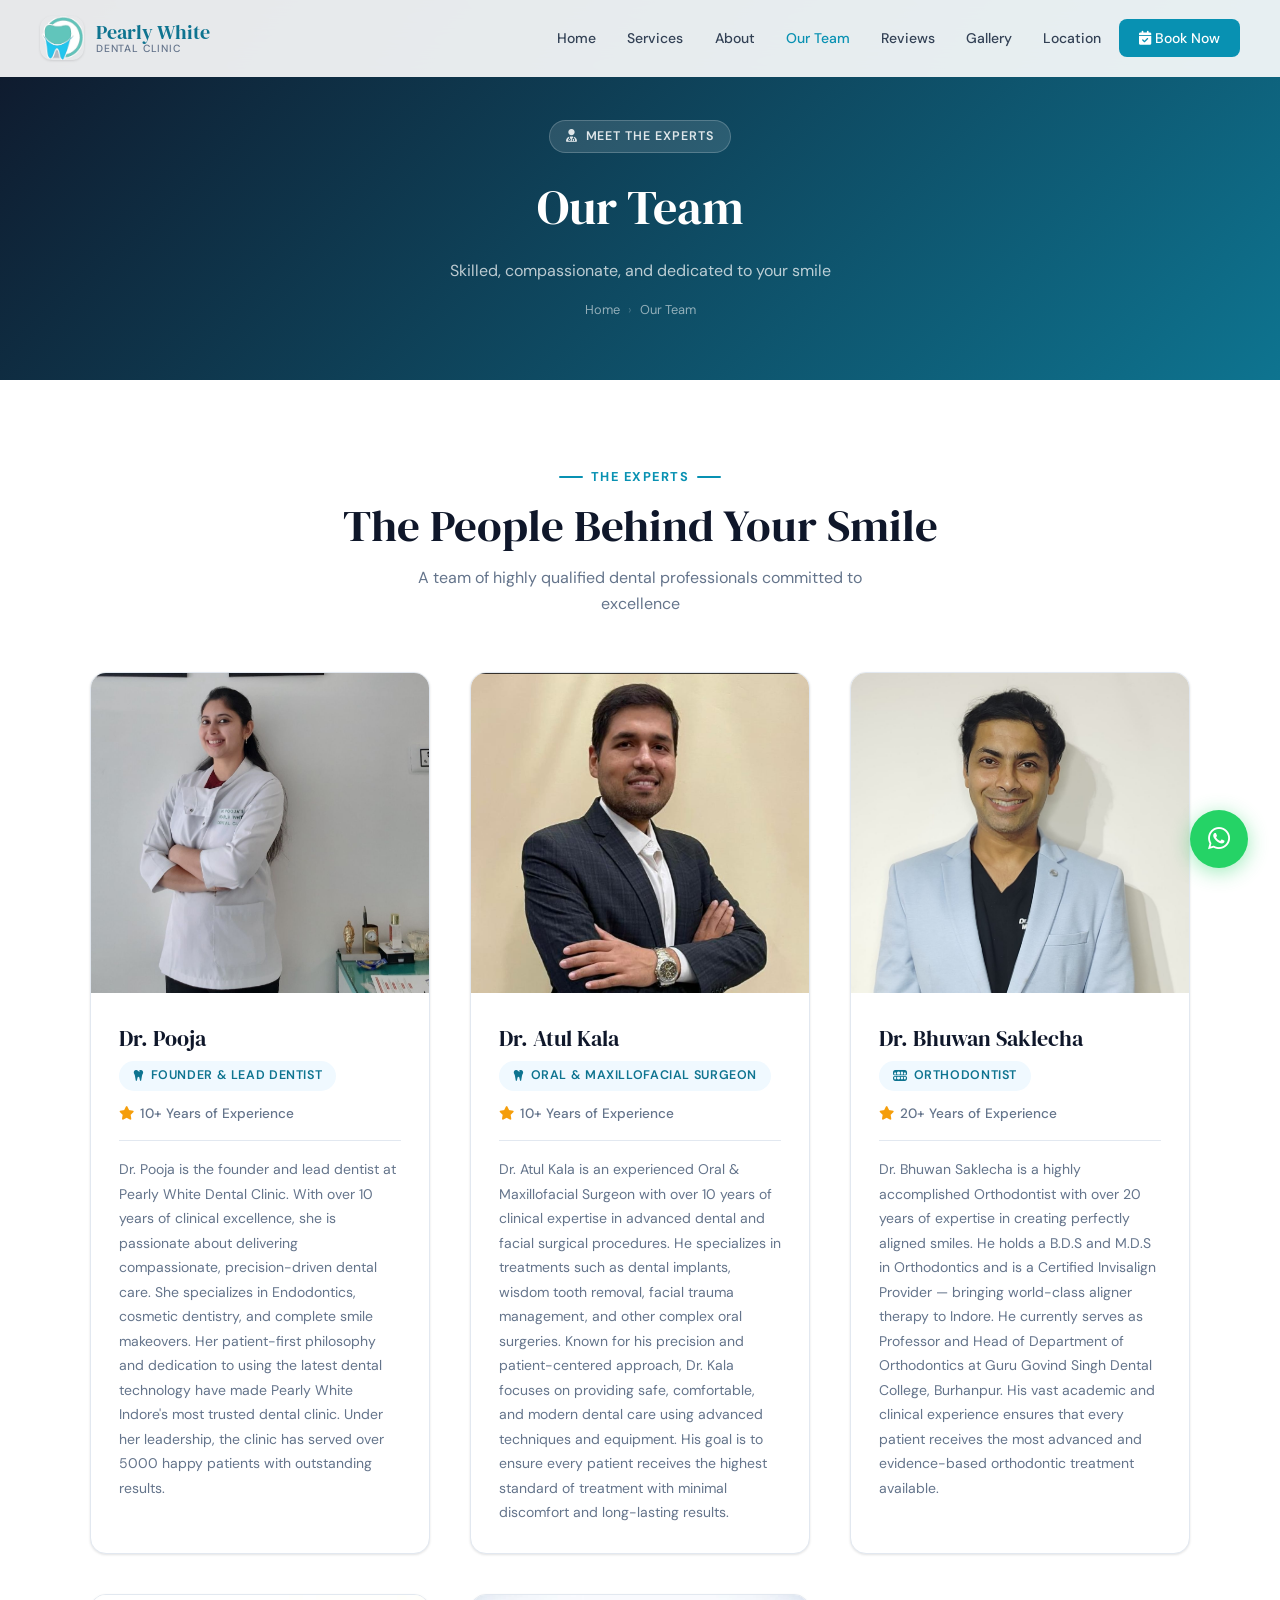
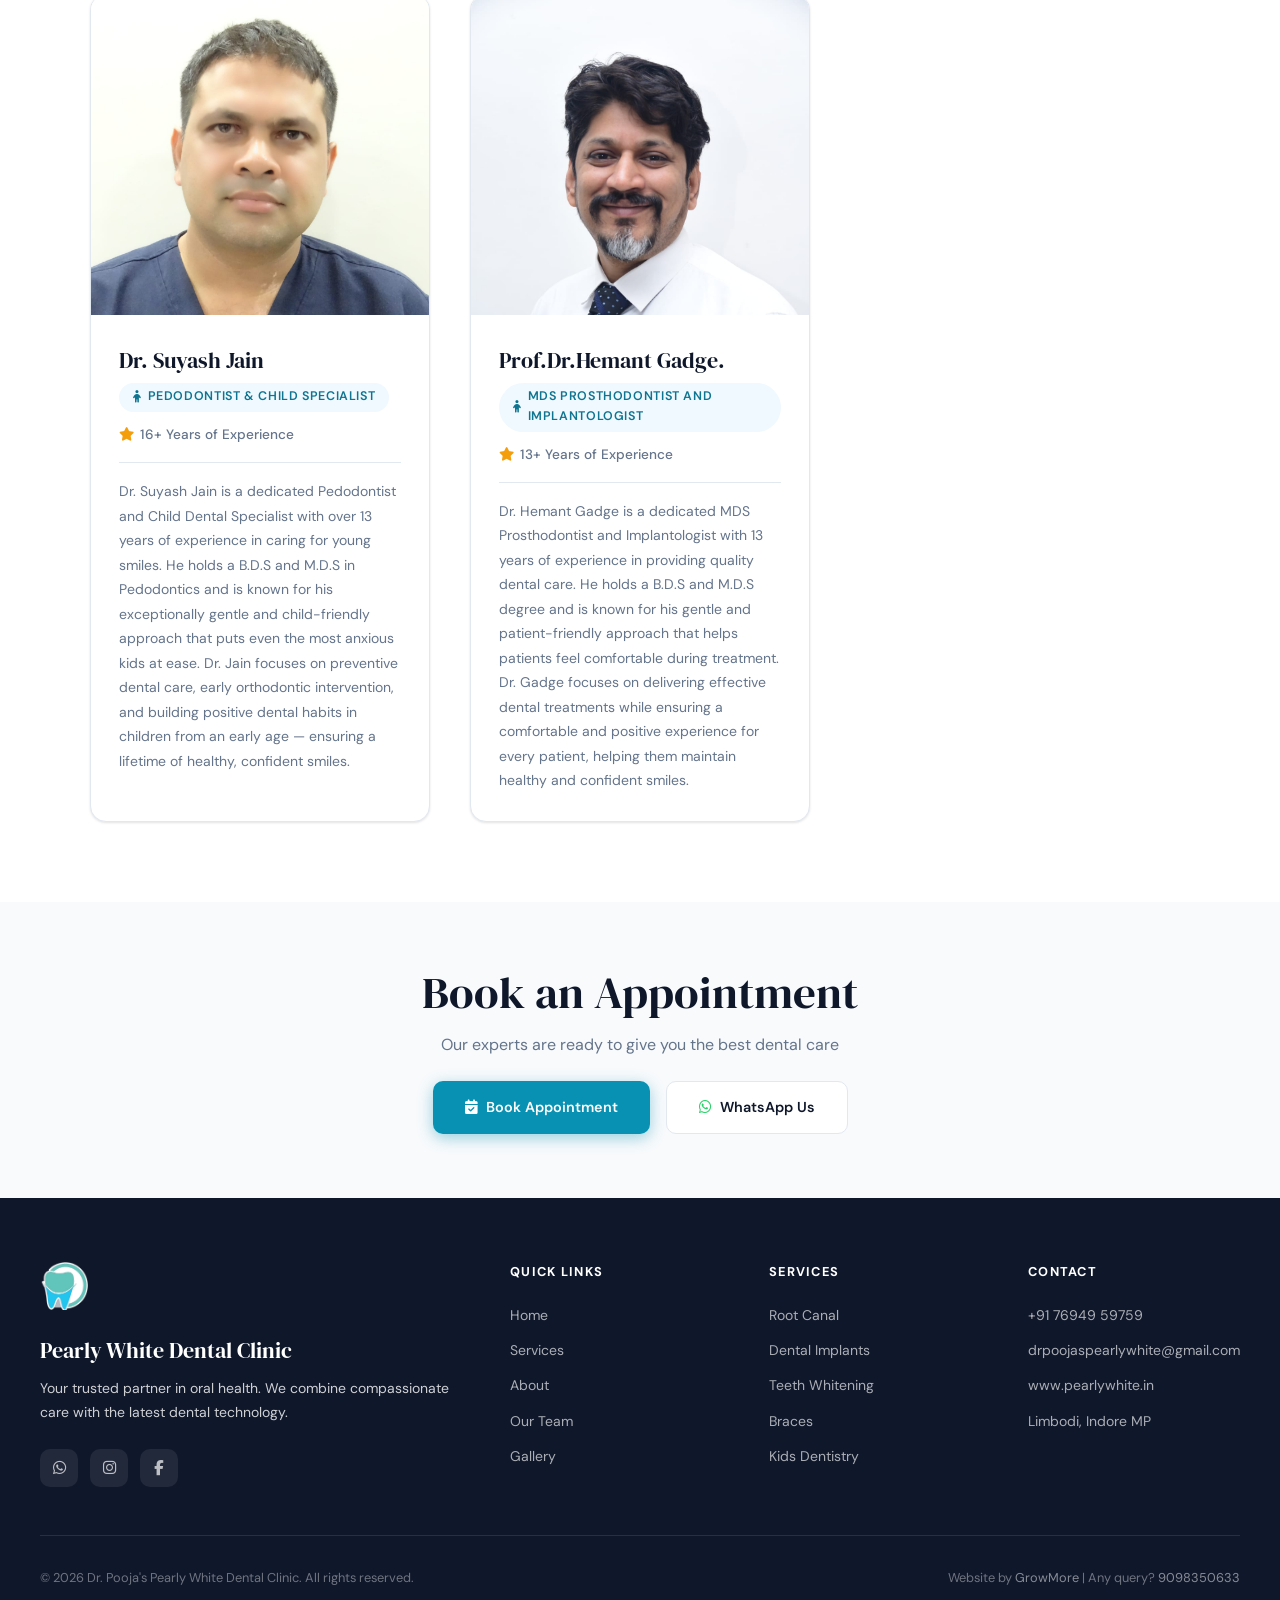
<file: team.html>
<!DOCTYPE html>
<html lang="en">
<head>
  <meta charset="UTF-8">
  <meta name="viewport" content="width=device-width, initial-scale=1.0">
  <title>Our Team — Pearly White Dental Clinic Indore</title>
  <link rel="icon" type="image/x-icon" href="logo.png">
  <meta name="description" content="Meet the expert dental team at Dr. Pooja's Pearly White Dental Clinic, Indore.">
  <meta name="theme-color" content="#0891b2">
  <link rel="stylesheet" href="style.css">
  <link rel="stylesheet" href="https://cdnjs.cloudflare.com/ajax/libs/font-awesome/6.4.0/css/all.min.css">
  <style>
    .team-section { background: var(--white); }

    .team-grid {
      display: grid;
      grid-template-columns: repeat(auto-fit, minmax(320px, 1fr));
      gap: 2.5rem;
      max-width: 1100px;
      margin: 0 auto;
    }

    .team-card {
      background: var(--white);
      border: 1px solid var(--border);
      border-radius: var(--radius);
      overflow: hidden;
      transition: var(--transition);
      box-shadow: var(--shadow-sm);
    }

    .team-card:hover {
      transform: translateY(-8px);
      box-shadow: var(--shadow-lg);
      border-color: rgba(8,145,178,0.2);
    }

    .team-img-wrap {
      width: 100%;
      height: 320px;
      overflow: hidden;
      position: relative;
      background: var(--light);
    }

    .team-img-wrap img {
      width: 100%;
      height: 100%;
      object-fit: cover;
      object-position: center top;
      display: block;
      transition: transform 0.5s ease;
    }

    .team-card:hover .team-img-wrap img {
      transform: scale(1.04);
    }

    /* Placeholder when no image */
    .team-img-placeholder {
      width: 100%;
      height: 100%;
      display: flex;
      flex-direction: column;
      align-items: center;
      justify-content: center;
      background: linear-gradient(135deg, var(--accent), rgba(8,145,178,0.08));
      color: var(--primary);
      gap: 1rem;
    }

    .team-img-placeholder i {
      font-size: 4rem;
      opacity: 0.4;
    }

    .team-img-placeholder span {
      font-size: 0.85rem;
      color: var(--muted);
      font-weight: 500;
    }

    .team-card-body {
      padding: 1.75rem;
    }

    .team-card-body h3 {
      font-family: 'DM Serif Display', serif;
      font-size: 1.4rem;
      font-weight: 400;
      color: var(--dark);
      margin-bottom: 0.25rem;
    }

    .team-designation {
      display: inline-flex;
      align-items: center;
      gap: 0.4rem;
      background: var(--accent);
      color: var(--primary-dark);
      font-size: 0.78rem;
      font-weight: 600;
      padding: 0.3rem 0.85rem;
      border-radius: 100px;
      margin-bottom: 0.75rem;
      text-transform: uppercase;
      letter-spacing: 0.05em;
    }

    .team-exp {
      display: flex;
      align-items: center;
      gap: 0.4rem;
      font-size: 0.85rem;
      color: var(--muted);
      margin-bottom: 1rem;
      font-weight: 500;
    }

    .team-exp i { color: var(--gold); }

    .team-divider {
      height: 1px;
      background: var(--border);
      margin-bottom: 1rem;
    }

    .team-card-body p {
      font-size: 0.875rem;
      color: var(--muted);
      line-height: 1.75;
    }

    /* Coming soon card */
    .team-card.empty {
      border-style: dashed;
      border-color: var(--border);
      box-shadow: none;
    }

    .team-card.empty:hover {
      transform: none;
      box-shadow: none;
    }

    .empty-placeholder {
      height: 320px;
      display: flex;
      flex-direction: column;
      align-items: center;
      justify-content: center;
      background: var(--light);
      gap: 1rem;
      color: var(--muted);
    }

    .empty-placeholder i {
      font-size: 3rem;
      opacity: 0.25;
    }

    .empty-placeholder span {
      font-size: 0.9rem;
      font-weight: 500;
    }

    @media (max-width: 768px) {
      .team-grid {
        grid-template-columns: 1fr;
        max-width: 420px;
      }
    }
  </style>
</head>
<body>

<!-- NAVBAR -->
<nav class="navbar">
  <a href="index.html" class="navbar-brand">
    <img src="logo.png" alt="Pearly White" class="brand-logo">
    <div class="brand-text">
      <span class="brand-name">Pearly White</span>
      <span class="brand-sub">Dental Clinic</span>
    </div>
  </a>
  <button class="menu-toggle" aria-label="Toggle menu">
    <i class="fas fa-bars"></i>
  </button>
  <ul class="nav-links">
    <li><a href="index.html">Home</a></li>
    <li><a href="index.html#services">Services</a></li>
    <li><a href="about.html">About</a></li>
    <li><a href="team.html" style="color:var(--primary);">Our Team</a></li>
    <li><a href="index.html#testimonials">Reviews</a></li>
    <li><a href="gallery.html">Gallery</a></li>
    <li><a href="index.html#location">Location</a></li>
    <li class="nav-cta"><a href="index.html#contact"><i class="fas fa-calendar-check"></i> Book Now</a></li>
  </ul>
</nav>

<!-- WHATSAPP -->
<a href="https://wa.me/917694959759" target="_blank" class="whatsapp-float" aria-label="WhatsApp">
  <i class="fab fa-whatsapp"></i>
</a>

<!-- PAGE HERO -->
<div class="page-hero">
  <div class="page-hero-badge"><i class="fas fa-user-md"></i> Meet The Experts</div>
  <h1>Our Team</h1>
  <p>Skilled, compassionate, and dedicated to your smile</p>
  <nav class="breadcrumb">
    <a href="index.html">Home</a>
    <span class="sep">›</span>
    <span>Our Team</span>
  </nav>
</div>

<!-- TEAM -->
<section class="team-section">
  <div class="section-title reveal">
    <div class="section-label"><span>The Experts</span></div>
    <h2>The People Behind Your Smile</h2>
    <p>A team of highly qualified dental professionals committed to excellence</p>
  </div>

  <div class="team-grid">

    <!-- Doctor 1 — Dr. Pooja -->
    <div class="team-card reveal reveal-delay-1">
      <div class="team-img-wrap">
        <img src="dr-pooja.jpg" alt="Dr. Pooja">
      </div>
      <div class="team-card-body">
        <h3>Dr. Pooja</h3>
        <div class="team-designation"><i class="fas fa-tooth"></i> Founder & Lead Dentist</div>
        <div class="team-exp"><i class="fas fa-star"></i> 10+ Years of Experience</div>
        <div class="team-divider"></div>
        <p>Dr. Pooja is the founder and lead dentist at Pearly White Dental Clinic. With over 10 years of clinical excellence, she is passionate about delivering compassionate, precision-driven dental care. She specializes in Endodontics, cosmetic dentistry, and complete smile makeovers. Her patient-first philosophy and dedication to using the latest dental technology have made Pearly White Indore's most trusted dental clinic. Under her leadership, the clinic has served over 5000 happy patients with outstanding results.</p>
      </div>
    </div>

    <!-- Doctor 2 — Dr. Atul Kala -->
    <div class="team-card reveal reveal-delay-2">
      <div class="team-img-wrap">
        <img src="doctor1.jpeg" alt="Dr. Atul Kala">
      </div>
      <div class="team-card-body">
        <h3>Dr. Atul Kala</h3>
        <div class="team-designation"><i class="fas fa-tooth"></i> Oral & Maxillofacial Surgeon</div>
        <div class="team-exp"><i class="fas fa-star"></i> 10+ Years of Experience</div>
        <div class="team-divider"></div>
        <p>Dr. Atul Kala is an experienced Oral & Maxillofacial Surgeon with over 10 years of clinical expertise in advanced dental and facial surgical procedures. He specializes in treatments such as dental implants, wisdom tooth removal, facial trauma management, and other complex oral surgeries. Known for his precision and patient-centered approach, Dr. Kala focuses on providing safe, comfortable, and modern dental care using advanced techniques and equipment. His goal is to ensure every patient receives the highest standard of treatment with minimal discomfort and long-lasting results.</p>
      </div>
    </div>

    <!-- Doctor 3 — Dr. Bhuwan Saklecha -->
    <div class="team-card reveal reveal-delay-3">
      <div class="team-img-wrap">
        <img src="doctor2.jpeg" alt="Dr. Bhuwan Saklecha">
      </div>
      <div class="team-card-body">
        <h3>Dr. Bhuwan Saklecha</h3>
        <div class="team-designation"><i class="fas fa-teeth-open"></i> Orthodontist</div>
        <div class="team-exp"><i class="fas fa-star"></i> 20+ Years of Experience</div>
        <div class="team-divider"></div>
        <p>Dr. Bhuwan Saklecha is a highly accomplished Orthodontist with over 20 years of expertise in creating perfectly aligned smiles. He holds a B.D.S and M.D.S in Orthodontics and is a Certified Invisalign Provider — bringing world-class aligner therapy to Indore. He currently serves as Professor and Head of Department of Orthodontics at Guru Govind Singh Dental College, Burhanpur. His vast academic and clinical experience ensures that every patient receives the most advanced and evidence-based orthodontic treatment available.</p>
      </div>
    </div>

    <!-- Doctor 4 — Dr. Suyash Jain -->
    <div class="team-card reveal reveal-delay-1">
      <div class="team-img-wrap">
        <img src="doctor3.jpeg" alt="Dr. Suyash Jain">
      </div>
      <div class="team-card-body">
        <h3>Dr. Suyash Jain</h3>
        <div class="team-designation"><i class="fas fa-child"></i> Pedodontist & Child Specialist</div>
        <div class="team-exp"><i class="fas fa-star"></i> 16+ Years of Experience</div>
        <div class="team-divider"></div>
        <p>Dr. Suyash Jain is a dedicated Pedodontist and Child Dental Specialist with over 13 years of experience in caring for young smiles. He holds a B.D.S and M.D.S in Pedodontics and is known for his exceptionally gentle and child-friendly approach that puts even the most anxious kids at ease. Dr. Jain focuses on preventive dental care, early orthodontic intervention, and building positive dental habits in children from an early age — ensuring a lifetime of healthy, confident smiles.</p>
      </div>
    </div>


    <div class="team-card reveal reveal-delay-1">
      <div class="team-img-wrap">
        <img src="doctor5.jpeg" alt="Dr. Suyash Jain">
      </div>
      <div class="team-card-body">
        <h3>Prof.Dr.Hemant Gadge.</h3>
        <div class="team-designation"><i class="fas fa-child"></i> MDS prosthodontist and implantologist</div>
        <div class="team-exp"><i class="fas fa-star"></i> 13+ Years of Experience</div>
        <div class="team-divider"></div>
        <p>Dr. Hemant Gadge is a dedicated MDS Prosthodontist and Implantologist with 13 years of experience in providing quality dental care. He holds a B.D.S and M.D.S degree and is known for his gentle and patient-friendly approach that helps patients feel comfortable during treatment.

Dr. Gadge focuses on delivering effective dental treatments while ensuring a comfortable and positive experience for every patient, helping them maintain healthy and confident smiles.</p>
      </div>
    </div>

  </div>
</section>

<!-- CTA -->
<section style="background:var(--light); padding:4rem 2rem; text-align:center;">
  <div class="section-title reveal" style="margin-bottom:1.5rem;">
    <h2>Book an Appointment</h2>
    <p>Our experts are ready to give you the best dental care</p>
  </div>
  <div class="reveal" style="display:flex; gap:1rem; justify-content:center; flex-wrap:wrap;">
    <a href="index.html#contact" class="btn btn-primary"><i class="fas fa-calendar-check"></i> Book Appointment</a>
    <a href="https://wa.me/917694959759" target="_blank" class="btn" style="background:white; color:var(--dark); border:1.5px solid var(--border);">
      <i class="fab fa-whatsapp" style="color:#25d366;"></i> WhatsApp Us
    </a>
  </div>
</section>

<!-- FOOTER -->
<footer>
  <div class="footer-inner">
    <div class="footer-brand">
      <img src="logo.png" alt="Pearly White">
      <h3>Pearly White Dental Clinic</h3>
      <p>Your trusted partner in oral health. We combine compassionate care with the latest dental technology.</p>
      <div class="footer-social">
        <a href="https://wa.me/917694959759" target="_blank"><i class="fab fa-whatsapp"></i></a>
        <a href="https://www.instagram.com/pearlywhitedentalclinic2021/" target="_blank"><i class="fab fa-instagram"></i></a>
        <a href="https://www.facebook.com" target="_blank"><i class="fab fa-facebook-f"></i></a>
      </div>
    </div>
    <div class="footer-col">
      <h4>Quick Links</h4>
      <ul>
        <li><a href="index.html">Home</a></li>
        <li><a href="index.html#services">Services</a></li>
        <li><a href="about.html">About</a></li>
        <li><a href="team.html">Our Team</a></li>
        <li><a href="gallery.html">Gallery</a></li>
      </ul>
    </div>
    <div class="footer-col">
      <h4>Services</h4>
      <ul>
        <li><a href="index.html#services">Root Canal</a></li>
        <li><a href="index.html#services">Dental Implants</a></li>
        <li><a href="index.html#services">Teeth Whitening</a></li>
        <li><a href="index.html#services">Braces</a></li>
        <li><a href="index.html#services">Kids Dentistry</a></li>
      </ul>
    </div>
    <div class="footer-col">
      <h4>Contact</h4>
      <ul>
        <li><a href="tel:+917694959759">+91 76949 59759</a></li>
        <li><a href="mailto:drpoojaspearlywhite@gmail.com">drpoojaspearlywhite@gmail.com</a></li>
        <li><a href="https://www.pearlywhite.in">www.pearlywhite.in</a></li>
        <li><a href="index.html#location">Limbodi, Indore MP</a></li>
      </ul>
    </div>
  </div>
  <div class="footer-bottom">
    <span>© 2026 Dr. Pooja's Pearly White Dental Clinic. All rights reserved.</span>
    <span>Website by <a href="https://wa.me/919098350633" target="_blank">GrowMore</a> | Any query? <a href="tel:+919098350633">9098350633</a></span>
  </div>
</footer>

<script src="main.js"></script>
</body>
</html>
</file>
<file: style.css>
/* =============================================
   PEARLY WHITE DENTAL CLINIC — Premium UI
   ============================================= */

@import url('https://fonts.googleapis.com/css2?family=DM+Serif+Display:ital@0;1&family=DM+Sans:wght@300;400;500;600;700&display=swap');

:root {
  --primary: #0891b2;
  --primary-light: #22d3ee;
  --primary-dark: #0e7490;
  --accent: #f0f9ff;
  --gold: #f59e0b;
  --dark: #0f172a;
  --mid: #334155;
  --muted: #64748b;
  --light: #f8fafc;
  --white: #ffffff;
  --border: #e2e8f0;
  --shadow-sm: 0 1px 3px rgba(0,0,0,0.08), 0 1px 2px rgba(0,0,0,0.04);
  --shadow-md: 0 4px 20px rgba(8,145,178,0.12), 0 2px 8px rgba(0,0,0,0.06);
  --shadow-lg: 0 20px 60px rgba(8,145,178,0.18), 0 8px 20px rgba(0,0,0,0.08);
  --radius: 16px;
  --radius-sm: 8px;
  --transition: 0.35s cubic-bezier(0.4, 0, 0.2, 1);
}

*, *::before, *::after {
  margin: 0;
  padding: 0;
  box-sizing: border-box;
}

html {
  scroll-behavior: smooth;
  font-size: 16px;
}

body {
  font-family: 'DM Sans', sans-serif;
  color: var(--dark);
  background: var(--white);
  overflow-x: hidden;
  line-height: 1.6;
}

/* ── SCROLLBAR ── */
::-webkit-scrollbar { width: 6px; }
::-webkit-scrollbar-track { background: var(--light); }
::-webkit-scrollbar-thumb { background: var(--primary); border-radius: 3px; }

/* ── NAVBAR ── */
.navbar {
  position: fixed;
  top: 0; left: 0; right: 0;
  z-index: 1000;
  padding: 1rem 2.5rem;
  display: flex;
  align-items: center;
  justify-content: space-between;
  background: rgba(255,255,255,0.9);
  backdrop-filter: blur(20px);
  -webkit-backdrop-filter: blur(20px);
  border-bottom: 1px solid transparent;
  transition: var(--transition);
}

.navbar.scrolled {
  border-bottom-color: var(--border);
  box-shadow: 0 4px 30px rgba(0,0,0,0.08);
}

.navbar-brand {
  display: flex;
  align-items: center;
  gap: 0.75rem;
  text-decoration: none;
}

.brand-logo {
  width: 44px;
  height: 44px;
  border-radius: 12px;
  object-fit: contain;
  box-shadow: var(--shadow-sm);
}

.brand-text {
  display: flex;
  flex-direction: column;
  line-height: 1.1;
}

.brand-name {
  font-family: 'DM Serif Display', serif;
  font-size: 1.25rem;
  color: var(--primary-dark);
  font-weight: 400;
}

.brand-sub {
  font-size: 0.65rem;
  color: var(--muted);
  font-weight: 500;
  letter-spacing: 0.08em;
  text-transform: uppercase;
}

.nav-links {
  display: flex;
  gap: 0.25rem;
  list-style: none;
  align-items: center;
}

.nav-links a {
  display: block;
  padding: 0.5rem 0.85rem;
  color: var(--mid);
  text-decoration: none;
  font-size: 0.875rem;
  font-weight: 500;
  border-radius: 8px;
  transition: var(--transition);
  position: relative;
}

.nav-links a:hover {
  color: var(--primary);
  background: var(--accent);
}

.nav-links .nav-cta a {
  background: var(--primary);
  color: white;
  padding: 0.5rem 1.25rem;
}

.nav-links .nav-cta a:hover {
  background: var(--primary-dark);
  color: white;
}

.menu-toggle {
  display: none;
  cursor: pointer;
  width: 40px;
  height: 40px;
  border-radius: 10px;
  background: var(--accent);
  align-items: center;
  justify-content: center;
  color: var(--primary-dark);
  font-size: 1.1rem;
  border: none;
  outline: none;
}

/* ── WHATSAPP FLOAT ── */
.whatsapp-float {
  position: fixed;
  bottom: 32px;
  right: 32px;
  background: #25d366;
  color: white;
  width: 58px;
  height: 58px;
  border-radius: 50%;
  font-size: 1.6rem;
  z-index: 999;
  display: flex;
  align-items: center;
  justify-content: center;
  text-decoration: none;
  box-shadow: 0 4px 20px rgba(37,211,102,0.45);
  animation: wa-pulse 2.5s infinite;
  transition: transform var(--transition);
}

.whatsapp-float:hover {
  transform: scale(1.1);
}

@keyframes wa-pulse {
  0%, 100% { box-shadow: 0 4px 20px rgba(37,211,102,0.45); }
  50% { box-shadow: 0 4px 30px rgba(37,211,102,0.7), 0 0 0 12px rgba(37,211,102,0.1); }
}

/* ── HERO ── */
.hero {
  position: relative;
  min-height: 100vh;
  display: flex;
  align-items: center;
  justify-content: center;
  overflow: hidden;
  padding-top: 80px;
}

.hero-bg {
  position: absolute;
  inset: 0;
  background-image: url('banner.jpg');
  background-size: cover;
  background-position: center;
  transform: scale(1.05);
  transition: transform 8s ease;
}

.hero-bg.loaded {
  transform: scale(1);
}

.hero-overlay {
  position: absolute;
  inset: 0;
  background: linear-gradient(
    135deg,
    rgba(8,30,63,0.85) 0%,
    rgba(8,145,178,0.6) 50%,
    rgba(8,30,63,0.75) 100%
  );
}

.hero-content {
  position: relative;
  z-index: 2;
  text-align: center;
  color: white;
  max-width: 800px;
  padding: 2rem;
  animation: hero-in 1s ease forwards;
}

@keyframes hero-in {
  from { opacity: 0; transform: translateY(30px); }
  to { opacity: 1; transform: translateY(0); }
}

.hero-badge {
  display: inline-flex;
  align-items: center;
  gap: 0.5rem;
  background: rgba(255,255,255,0.15);
  backdrop-filter: blur(10px);
  border: 1px solid rgba(255,255,255,0.25);
  padding: 0.4rem 1rem;
  border-radius: 100px;
  font-size: 0.8rem;
  font-weight: 600;
  letter-spacing: 0.05em;
  text-transform: uppercase;
  margin-bottom: 1.5rem;
  color: rgba(255,255,255,0.9);
}

.hero-badge i { color: var(--gold); }

.hero-content h1 {
  font-family: 'DM Serif Display', serif;
  font-size: clamp(2.2rem, 5vw, 4rem);
  line-height: 1.15;
  margin-bottom: 1.25rem;
  font-weight: 400;
}

.hero-content h1 span {
  color: var(--primary-light);
  font-style: italic;
}

.hero-content p {
  font-size: 1.1rem;
  font-weight: 500;
  color: rgb(255, 253, 253);
  margin-bottom: 2.5rem;
  max-width: 560px;
  margin-left: auto;
  margin-right: auto;
}
.hero-actions {
  display: flex;
  gap: 1rem;
  justify-content: center;
  flex-wrap: wrap;
  margin-top: -1.7rem;
} 

.hero-stats {
  position: absolute;
  bottom: 3rem;
  left: 50%;
  transform: translateX(-50%);
  display: flex;
  gap: 3rem;
  color: white;
  z-index: 2;
}

.stat-item { text-align: center; }

.stat-num {
  font-family: 'DM Serif Display', serif;
  font-size: 2rem;
  color: var(--primary-light);
  display: block;
}

.stat-label {
  font-size: 0.75rem;
  color: rgba(255,255,255,0.7);
  text-transform: uppercase;
  letter-spacing: 0.05em;
}

/* ── BUTTONS ── */
.btn {
  display: inline-flex;
  align-items: center;
  gap: 0.5rem;
  padding: 0.85rem 2rem;
  border-radius: 10px;
  font-size: 0.9rem;
  font-weight: 600;
  text-decoration: none;
  border: none;
  cursor: pointer;
  transition: var(--transition);
  font-family: 'DM Sans', sans-serif;
}

.btn-primary {
  background: var(--primary);
  color: white;
  box-shadow: 0 4px 15px rgba(8,145,178,0.4);
}

.btn-primary:hover {
  background: var(--primary-dark);
  transform: translateY(-2px);
  box-shadow: 0 8px 25px rgba(8,145,178,0.5);
}

.btn-outline {
  background: rgba(255,255,255,0.12);
  color: white;
  border: 1.5px solid rgba(255,255,255,0.4);
  backdrop-filter: blur(8px);
}

.btn-outline:hover {
  background: rgba(255,255,255,0.22);
  border-color: white;
  transform: translateY(-2px);
}

/* ── SECTIONS ── */
section {
  padding: 5rem 2rem;
}

.section-label {
  display: inline-flex;
  align-items: center;
  gap: 0.5rem;
  color: var(--primary);
  font-size: 0.8rem;
  font-weight: 700;
  letter-spacing: 0.12em;
  text-transform: uppercase;
  margin-bottom: 0.75rem;
}

.section-label::before,
.section-label::after {
  content: '';
  display: block;
  width: 24px;
  height: 2px;
  background: var(--primary);
  border-radius: 2px;
}

.section-title {
  text-align: center;
  margin-bottom: 3.5rem;
}

.section-title h2 {
  font-family: 'DM Serif Display', serif;
  font-size: clamp(1.8rem, 3.5vw, 2.8rem);
  color: var(--dark);
  font-weight: 400;
  line-height: 1.2;
  margin-bottom: 0.75rem;
}

.section-title p {
  color: var(--muted);
  font-size: 1rem;
  max-width: 520px;
  margin: 0 auto;
}

/* ── SERVICES ── */
.services {
  background: var(--light);
}

.service-img-wrap {
  width: calc(100% + 4rem);
  height: 180px;
  margin: -2rem -2rem 1.25rem -2rem;
  overflow: hidden;
  border-radius: var(--radius) var(--radius) 0 0;
}

.service-img-wrap img {
  width: 100%;
  height: 100%;
  object-fit: cover;
  object-position: center;
  display: block;
  transition: transform 0.5s ease;
}

.service-card:hover .service-img-wrap img {
  transform: scale(1.07);
}

.services-grid {
  display: grid;
  grid-template-columns: repeat(auto-fit, minmax(260px, 1fr));
  gap: 1.5rem;
  max-width: 1200px;
  margin: 0 auto 3rem;
}

.service-card {
  background: var(--white);
  padding: 2rem;
  border-radius: var(--radius);
  text-align: center;
  border: 1px solid var(--border);
  transition: var(--transition);
  position: relative;
  overflow: hidden;
}

.service-card::before {
  content: '';
  position: absolute;
  top: 0; left: 0; right: 0;
  height: 3px;
  background: linear-gradient(90deg, var(--primary), var(--primary-light));
  transform: scaleX(0);
  transform-origin: left;
  transition: var(--transition);
}

.service-card:hover {
  transform: translateY(-6px);
  box-shadow: var(--shadow-lg);
  border-color: transparent;
}

.service-card:hover::before { transform: scaleX(1); }

.service-icon-wrap {
  width: 70px;
  height: 70px;
  background: linear-gradient(135deg, var(--accent), rgba(8,145,178,0.1));
  border-radius: 20px;
  display: flex;
  align-items: center;
  justify-content: center;
  margin: 0 auto 1.25rem;
  transition: var(--transition);
}

.service-card:hover .service-icon-wrap {
  background: linear-gradient(135deg, var(--primary), var(--primary-light));
}

.service-icon-wrap i {
  font-size: 1.6rem;
  color: var(--primary);
  transition: var(--transition);
}

.service-card:hover .service-icon-wrap i { color: white; }

.service-card h3 {
  font-size: 1.1rem;
  font-weight: 600;
  margin-bottom: 0.5rem;
  color: var(--dark);
}

.service-card p {
  font-size: 0.875rem;
  color: var(--muted);
  line-height: 1.6;
}

/* Services List */
.services-list-wrap {
  max-width: 900px;
  margin: 0 auto;
}

.services-list-grid {
  display: grid;
  grid-template-columns: repeat(auto-fit, minmax(280px, 1fr));
  gap: 0.75rem;
  list-style: none;
}

.services-list-grid li {
  display: flex;
  align-items: center;
  gap: 0.85rem;
  padding: 0.9rem 1.25rem;
  background: var(--white);
  border-radius: var(--radius-sm);
  border: 1px solid var(--border);
  font-size: 0.9rem;
  font-weight: 500;
  color: var(--mid);
  transition: var(--transition);
}

.services-list-grid li:hover {
  border-color: var(--primary);
  color: var(--primary-dark);
  background: var(--accent);
  transform: translateX(4px);
}

.services-list-grid li i {
  color: var(--primary);
  font-size: 1rem;
  width: 20px;
  flex-shrink: 0;
}

/* ── TESTIMONIALS ── */
.testimonials { background: var(--white); }

.testimonials-container {
  max-width: 1100px;
  margin: 0 auto;
}

.testimonial-slider {
  overflow: hidden;
  position: relative;
}

.swiper-slide {
  height: auto;
}

.testimonial-card {
  background: var(--white);
  border: 1px solid var(--border);
  border-radius: var(--radius);
  padding: 2rem;
  height: 100%;
  display: flex;
  flex-direction: column;
  transition: var(--transition);
  position: relative;
}

.testimonial-card:hover {
  box-shadow: var(--shadow-md);
  border-color: rgba(8,145,178,0.2);
  transform: translateY(-4px);
}

.quote-icon {
  font-family: 'DM Serif Display', serif;
  font-size: 4rem;
  line-height: 1;
  color: var(--primary-light);
  opacity: 0.4;
  margin-bottom: 0.5rem;
}

.testimonial-text {
  font-size: 0.95rem;
  color: var(--mid);
  line-height: 1.7;
  flex: 1;
  margin-bottom: 1.5rem;
  font-style: italic;
}

.testimonial-footer {
  display: flex;
  align-items: center;
  gap: 1rem;
}

.testimonial-img {
  width: 52px;
  height: 52px;
  border-radius: 50%;
  object-fit: cover;
  border: 2px solid var(--primary-light);
}

.testimonial-info h4 {
  font-size: 0.95rem;
  font-weight: 600;
  color: var(--dark);
  margin-bottom: 0.1rem;
}

.testimonial-stars {
  color: var(--gold);
  font-size: 0.75rem;
}

.testimonial-verified {
  font-size: 0.7rem;
  color: var(--muted);
  display: flex;
  align-items: center;
  gap: 0.3rem;
}

.testimonial-verified i { color: var(--primary); }

.swiper-pagination-bullet {
  background: var(--border);
  opacity: 1;
}

.swiper-pagination-bullet-active {
  background: var(--primary) !important;
  width: 20px !important;
  border-radius: 4px !important;
}

/* ── SOCIAL FEED ── */
.social-feed {
  background: var(--light);
}

.instagram-wrapper {
  max-width: 960px;
  margin: 0 auto;
  border-radius: var(--radius);
  overflow: hidden;
  box-shadow: var(--shadow-lg);
  border: 1px solid var(--border);
}

/* ── LOCATION ── */
.location { background: var(--white); }

.location-inner {
  max-width: 1100px;
  margin: 0 auto;
  display: grid;
  grid-template-columns: 1fr 1fr;
  gap: 3rem;
  align-items: center;
}

.location-map {
  border-radius: var(--radius);
  overflow: hidden;
  box-shadow: var(--shadow-md);
  aspect-ratio: 4/3;
}

.location-map iframe {
  width: 100%;
  height: 100%;
  border: none;
  display: block;
}

.location-details h3 {
  font-family: 'DM Serif Display', serif;
  font-size: 1.8rem;
  margin-bottom: 1.25rem;
  color: var(--dark);
  font-weight: 400;
}

.location-info-item {
  display: flex;
  gap: 1rem;
  margin-bottom: 1.25rem;
  align-items: flex-start;
}

.loc-icon {
  width: 42px;
  height: 42px;
  background: var(--accent);
  border-radius: 10px;
  display: flex;
  align-items: center;
  justify-content: center;
  color: var(--primary);
  flex-shrink: 0;
  font-size: 1rem;
}

.loc-text strong {
  display: block;
  font-size: 0.8rem;
  text-transform: uppercase;
  letter-spacing: 0.06em;
  color: var(--muted);
  margin-bottom: 0.2rem;
}

.loc-text span, .loc-text a {
  font-size: 0.95rem;
  color: var(--dark);
  text-decoration: none;
}

.loc-text a:hover { color: var(--primary); }

/* ── CONTACT ── */
.contact-section {
  background: linear-gradient(135deg, var(--light) 0%, rgba(8,145,178,0.05) 100%);
}

.contact-inner {
  max-width: 680px;
  margin: 0 auto;
}

.contact-card {
  background: var(--white);
  border-radius: var(--radius);
  padding: 2.5rem;
  box-shadow: var(--shadow-md);
  border: 1px solid var(--border);
}

.form-row {
  display: grid;
  grid-template-columns: 1fr 1fr;
  gap: 1rem;
}

.form-group {
  margin-bottom: 1.25rem;
}

.form-group label {
  display: block;
  font-size: 0.8rem;
  font-weight: 600;
  color: var(--mid);
  margin-bottom: 0.4rem;
  text-transform: uppercase;
  letter-spacing: 0.05em;
}

.form-group input,
.form-group textarea,
.form-group select {
  width: 100%;
  padding: 0.85rem 1rem;
  border: 1.5px solid var(--border);
  border-radius: var(--radius-sm);
  font-size: 0.95rem;
  color: var(--dark);
  background: var(--white);
  font-family: 'DM Sans', sans-serif;
  transition: var(--transition);
  outline: none;
}

.form-group input:focus,
.form-group textarea:focus,
.form-group select:focus {
  border-color: var(--primary);
  box-shadow: 0 0 0 3px rgba(8,145,178,0.1);
}

.form-group textarea {
  height: 130px;
  resize: vertical;
}

/* ── FOOTER ── */
footer {
  background: var(--dark);
  color: rgba(255,255,255,0.8);
  padding: 4rem 2rem 2rem;
}

.footer-inner {
  max-width: 1200px;
  margin: 0 auto;
  display: grid;
  grid-template-columns: 2fr 1fr 1fr 1fr;
  gap: 3rem;
  margin-bottom: 3rem;
}

.footer-brand img {
  width: 48px;
  height: 48px;
  border-radius: 12px;
  margin-bottom: 1rem;
}

.footer-brand h3 {
  font-family: 'DM Serif Display', serif;
  font-size: 1.4rem;
  color: white;
  margin-bottom: 0.5rem;
  font-weight: 400;
}

.footer-brand p {
  font-size: 0.875rem;
  line-height: 1.7;
  margin-bottom: 1.5rem;
}

.footer-social {
  display: flex;
  gap: 0.75rem;
}

.footer-social a {
  width: 38px;
  height: 38px;
  border-radius: 10px;
  background: rgba(255,255,255,0.08);
  display: flex;
  align-items: center;
  justify-content: center;
  color: rgba(255,255,255,0.7);
  text-decoration: none;
  font-size: 0.95rem;
  transition: var(--transition);
}

.footer-social a:hover {
  background: var(--primary);
  color: white;
}

.footer-col h4 {
  font-size: 0.8rem;
  font-weight: 700;
  text-transform: uppercase;
  letter-spacing: 0.1em;
  color: white;
  margin-bottom: 1.25rem;
}

.footer-col ul { list-style: none; }

.footer-col ul li {
  margin-bottom: 0.6rem;
}

.footer-col ul li a {
  color: rgba(255,255,255,0.65);
  text-decoration: none;
  font-size: 0.875rem;
  transition: var(--transition);
}

.footer-col ul li a:hover {
  color: var(--primary-light);
}

.footer-bottom {
  max-width: 1200px;
  margin: 0 auto;
  padding-top: 2rem;
  border-top: 1px solid rgba(255,255,255,0.1);
  display: flex;
  justify-content: space-between;
  align-items: center;
  font-size: 0.8rem;
  color: rgba(255,255,255,0.4);
  flex-wrap: wrap;
  gap: 1rem;
}

.footer-bottom a {
  color: rgba(255,255,255,0.5);
  text-decoration: none;
  transition: var(--transition);
}

.footer-bottom a:hover { color: var(--primary-light); }

/* ── SCROLL ANIMATIONS ── */
.reveal {
  opacity: 0;
  transform: translateY(30px);
  transition: opacity 0.7s ease, transform 0.7s ease;
}

.reveal.visible {
  opacity: 1;
  transform: translateY(0);
}

.reveal-delay-1 { transition-delay: 0.1s; }
.reveal-delay-2 { transition-delay: 0.2s; }
.reveal-delay-3 { transition-delay: 0.3s; }
.reveal-delay-4 { transition-delay: 0.4s; }

/* ── MOBILE ── */
@media (max-width: 992px) {
  .footer-inner {
    grid-template-columns: 1fr 1fr;
  }

  .location-inner {
    grid-template-columns: 1fr;
  }
}

@media (max-width: 768px) {
  .navbar { padding: 1rem 1.25rem; }

  .menu-toggle { display: flex; }

  .nav-links {
    display: none;
    position: absolute;
    top: 100%; left: 0; right: 0;
    background: var(--white);
    flex-direction: column;
    padding: 1rem;
    gap: 0.25rem;
    border-bottom: 1px solid var(--border);
    box-shadow: 0 10px 30px rgba(0,0,0,0.1);
  }

  .nav-links.active { display: flex; }

  .hero-stats {
    gap: 1.5rem;
    bottom: 2rem;
  }

  .stat-num { font-size: 1.5rem; }

  .hero-content h1 { font-size: 2rem; }

  section { padding: 3.5rem 1.25rem; }

  .form-row { grid-template-columns: 1fr; }

  .footer-inner {
    grid-template-columns: 1fr;
    gap: 2rem;
  }

  .footer-bottom {
    flex-direction: column;
    text-align: center;
  }
}

/* ── PAGE HERO (inner pages) ── */
.page-hero {
  padding: 120px 2rem 60px;
  background: linear-gradient(135deg, var(--dark) 0%, var(--primary-dark) 100%);
  text-align: center;
  color: white;
}

.page-hero-badge {
  display: inline-flex;
  align-items: center;
  gap: 0.5rem;
  background: rgba(255,255,255,0.12);
  border: 1px solid rgba(255,255,255,0.2);
  padding: 0.35rem 1rem;
  border-radius: 100px;
  font-size: 0.78rem;
  font-weight: 600;
  text-transform: uppercase;
  letter-spacing: 0.08em;
  margin-bottom: 1rem;
  color: rgba(255,255,255,0.85);
}

.page-hero h1 {
  font-family: 'DM Serif Display', serif;
  font-size: clamp(1.8rem, 4vw, 3rem);
  font-weight: 400;
  margin-bottom: 0.75rem;
}

.page-hero p {
  color: rgba(255,255,255,0.72);
  font-size: 1rem;
  max-width: 480px;
  margin: 0 auto;
}

/* ── BREADCRUMB ── */
.breadcrumb {
  display: flex;
  align-items: center;
  justify-content: center;
  gap: 0.5rem;
  font-size: 0.8rem;
  color: rgba(255,255,255,0.55);
  margin-top: 1rem;
}

.breadcrumb a {
  color: rgba(255,255,255,0.55);
  text-decoration: none;
}

.breadcrumb a:hover { color: var(--primary-light); }

.breadcrumb .sep { opacity: 0.4; }
</file>
